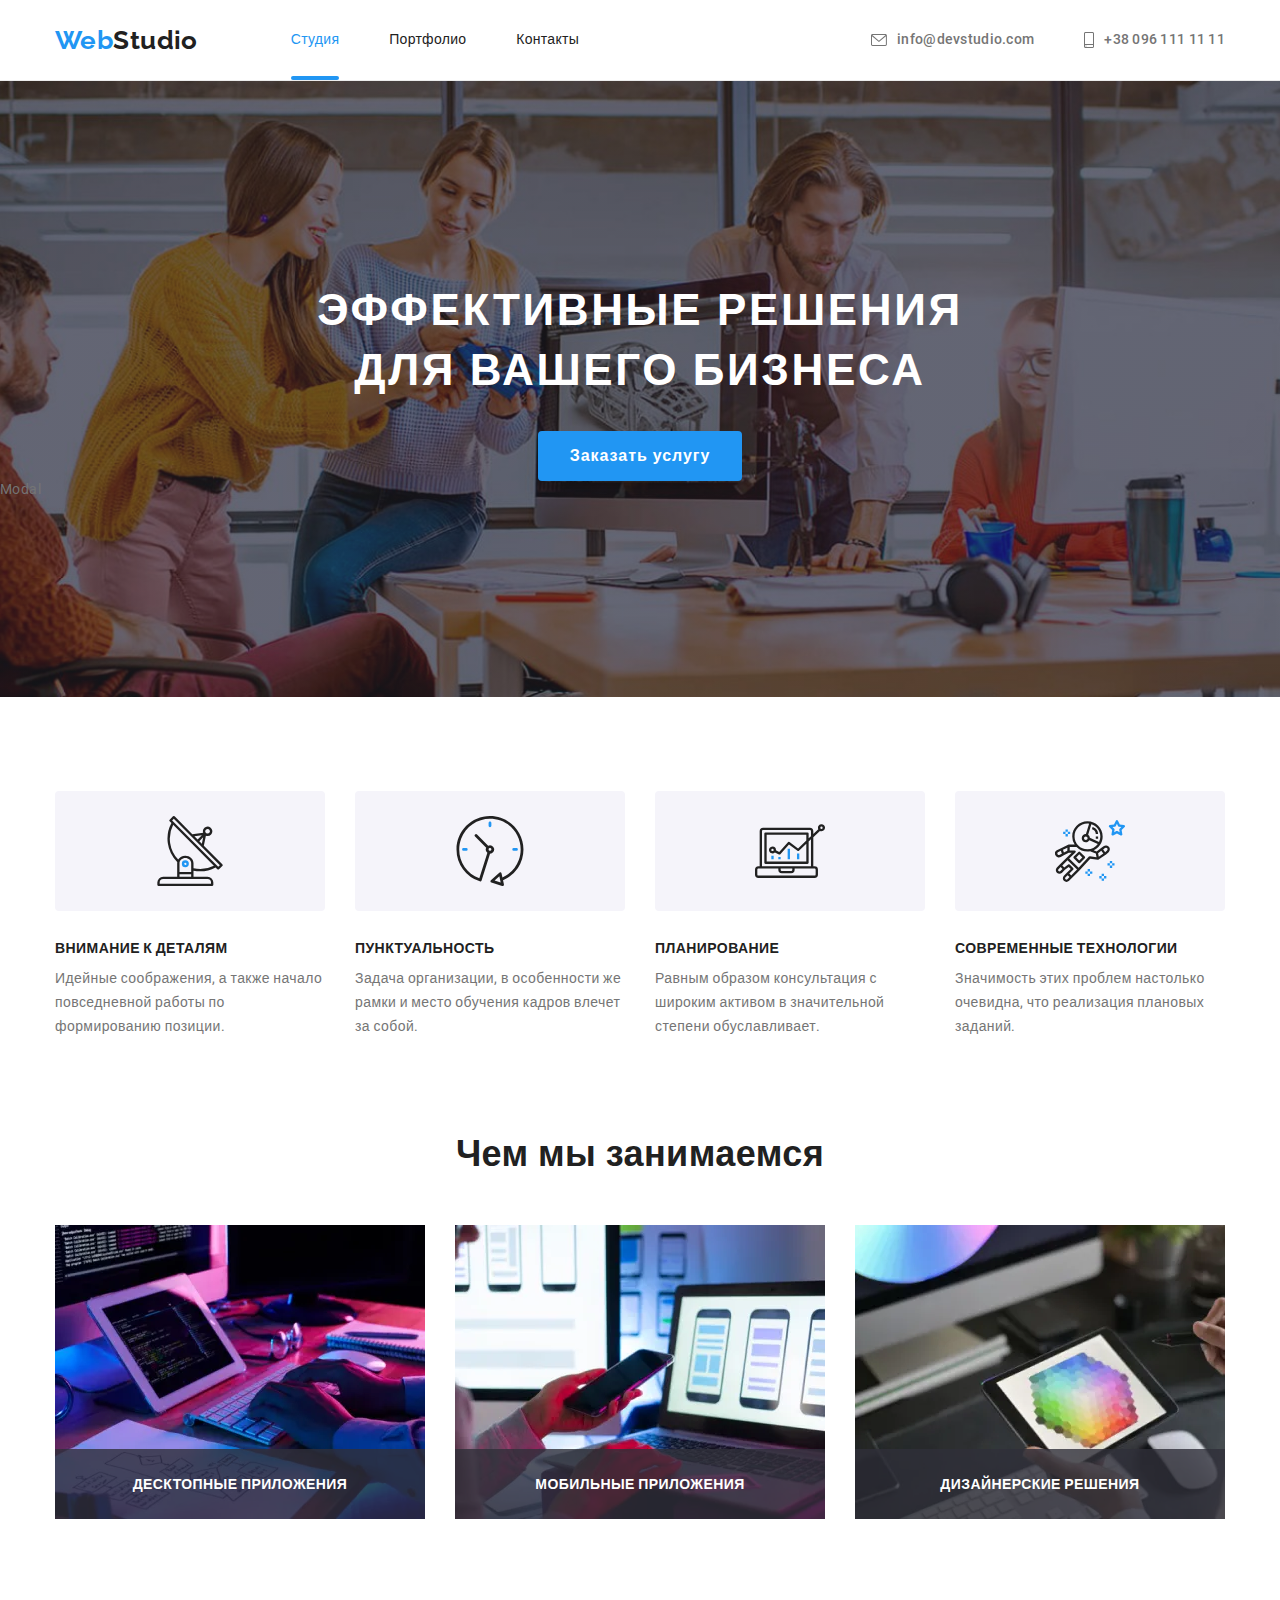
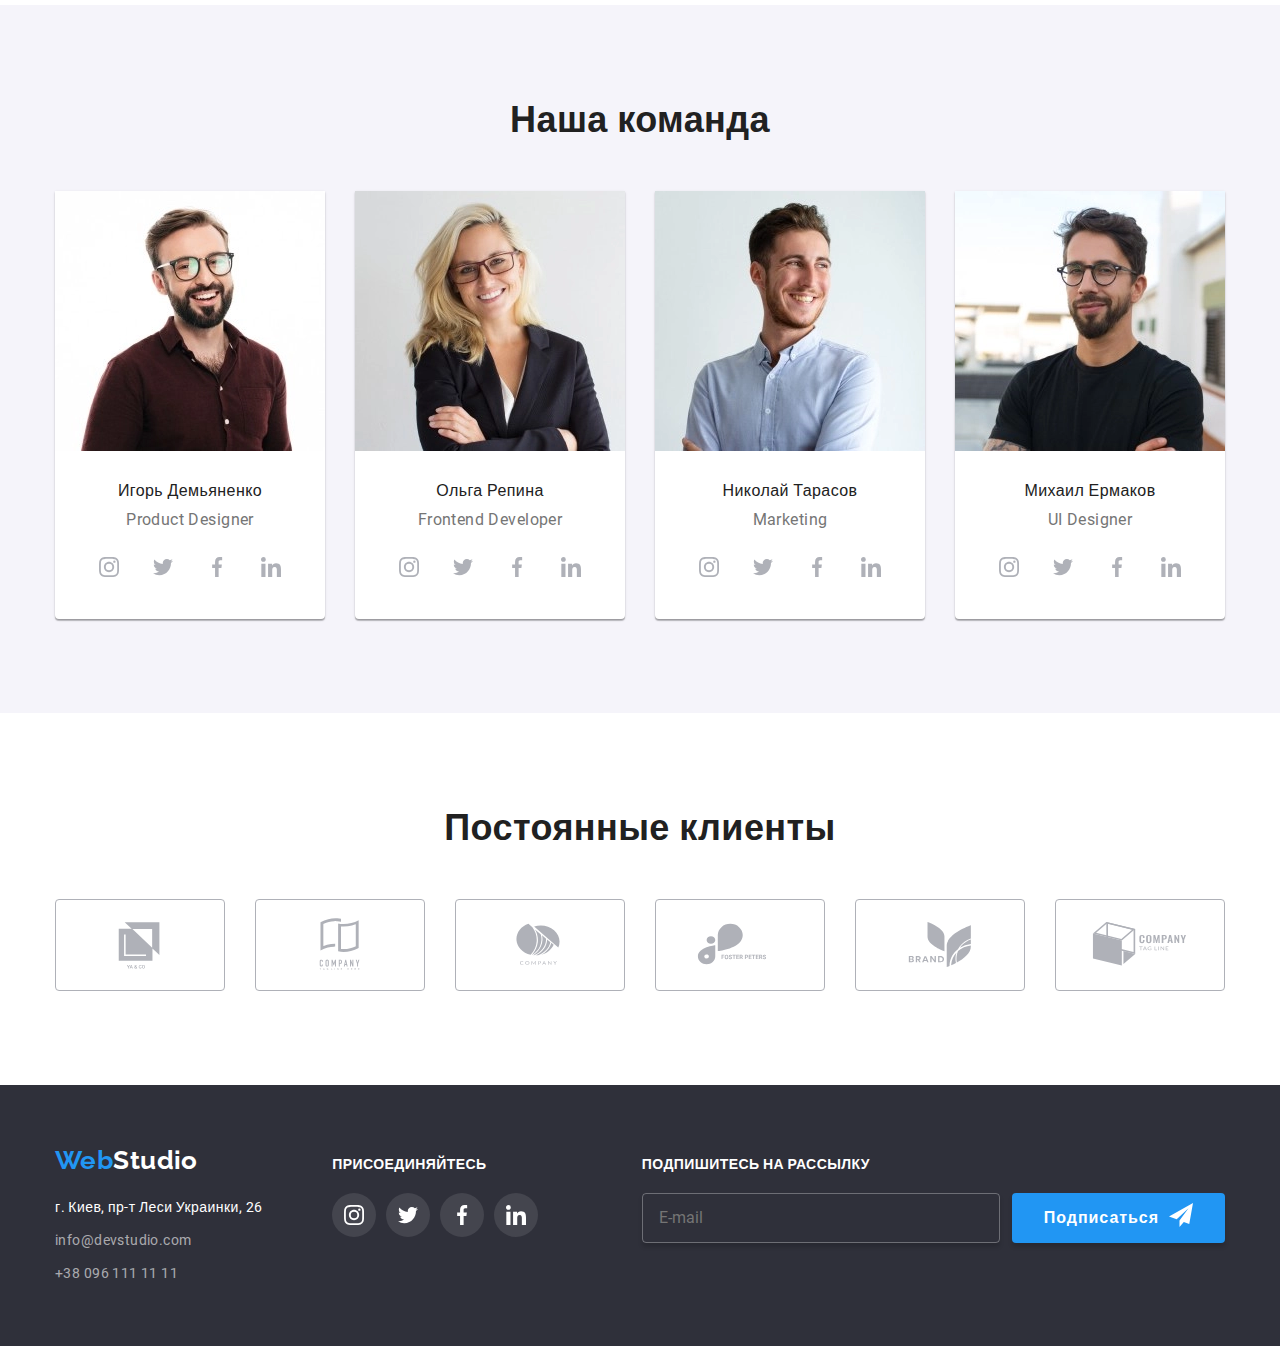
<file: index.html>
<!DOCTYPE html>
<html lang="ru">
  <head>
    <meta charset="UTF-8" />
    <meta http-equiv="X-UA-Compatible" content="IE=edge" />
    <meta name="viewport" content="width=device-width, initial-scale=1.0" />
    <title>Студия</title>
    <link rel="preconnect" href="https://fonts.googleapis.com" />
    <link rel="preconnect" href="https://fonts.gstatic.com" crossorigin />
    <link
      href="https://fonts.googleapis.com/css2?family=Raleway:wght@700&family=Roboto:wght@400;500;700;900&display=swap"
      rel="stylesheet"
    />
    <link rel="stylesheet" href="./css/main.min.css" />
  </head>

  <body>
    <header class="header">
      <div class="container header__container">
        <a class="logo header__logo link" href="./index.html"
          ><span class="logo--accent">Web</span>Studio</a
        >

        <button class="mobile-menu__btn" aria-label="Кнопка меню" type="button" data-menu-button>
          <svg class="mobile-menu__icon" width="24" height="16">
            <use
              class="mobile-menu__burger"
              aria-expanded="false"
              aria-controls="mobile-menu"
              href="./images/sprite.svg#burger"
            ></use>
            <use class="mobile-menu__close" href="./images/sprite.svg#close"></use>
          </svg>
        </button>

        <div class="mobile-menu" id="mobile-menu" data-menu>
          <ul class="mobile-menu__nav">
            <li class="mobile-menu__item list">
              <a class="mobile-menu__link link mobile-menu__current" href="./index.html">Студия</a>
            </li>
            <li class="mobile-menu__item list">
              <a class="mobile-menu__link link" href="./portfolio.html">Портфолио</a>
            </li>
            <li class="mobile-menu__item list">
              <a class="mobile-menu__link link" href="#">Контакты</a>
            </li>
          </ul>
          <ul class="list mobile-menu__contacts">
            <li class="mobile-menu__contact">
              <a class="link" href="tel:+380961111111">+38 096 111 11 11</a>
            </li>
            <li class="mobile-menu__contact">
              <a class="link" href="mailto:info@devstudio.com">info@devstudio.com</a>
            </li>
          </ul>
          <ul class="list mobile-menu__socials">
            <li class="mobile-menu__social">
              <a class="link" href="#" target="_blank" rel="noopener noreferrer">Instagram </a>
            </li>
            <li class="mobile-menu__social">
              <a class="link" href="#" target="_blank" rel="noopener noreferrer">Twitter</a>
            </li>
            <li class="mobile-menu__social">
              <a class="link" href="#" target="_blank" rel="noopener noreferrer">Facebook</a>
            </li>
            <li class="mobile-menu__social">
              <a class="link" href="#" target="_blank" rel="noopener noreferrer">LinkedIn</a>
            </li>
          </ul>
        </div>

        <nav class="site-nav">
          <ul class="list site-nav__list">
            <li class="site-nav__item">
              <a class="site-nav__link link site-nav__current" href="./index.html">Студия</a>
            </li>
            <li class="site-nav__item">
              <a class="site-nav__link link" href="./portfolio.html">Портфолио</a>
            </li>
            <li class="site-nav__item"><a class="site-nav__link link" href="#">Контакты</a></li>
          </ul>
        </nav>

        <ul class="list contacts">
          <li class="contacts__item">
            <a class="contact link" href="mailto:info@devstudio.com">
              <svg class="contact__icon contact__mail">
                <use href="./images/sprite.svg#envelope"></use>
              </svg>
              info@devstudio.com</a
            >
          </li>
          <li class="contacts__item">
            <a class="contact link" href="tel:+380961111111">
              <svg class="contact__icon contact__phone">
                <use href="./images/sprite.svg#smartphone"></use>
              </svg>
              +38 096 111 11 11</a
            >
          </li>
        </ul>
      </div>
    </header>

    <main>
      <!-- Hero -->
      <section class="hero">
        <div class="container">
          <h1 class="hero__title">Эффективные решения для вашего бизнеса</h1>
          <button class="button hero__button" type="button" data-modal-open>Заказать услугу</button>
        </div>

        Modal
        <div class="backdrop is-hidden" data-modal>
          <div class="modal">
            <button
              class="close-btn"
              aria-label="Кнопка закрытия меню заказа"
              type="button"
              data-modal-close
            >
              <svg class="close-btn__icon">
                <use href="./images/sprite.svg#cros"></use>
              </svg>
            </button>
            <p class="modal__title">Оставьте свои данные, мы вам перезвоним</p>
            <form class="modal__form" name="modal-form" autocomplete="on">
              <label class="modal-label">
                <span class="modal-label__desc">Имя</span>
                <input class="modal-label__input" type="text" name="name" required />
                <svg class="modal-label__icon">
                  <use href="./images/sprite.svg#person"></use>
                </svg>
              </label>
              <label class="modal-label">
                <span class="modal-label__desc">Телефон</span>
                <input class="modal-label__input" type="tel" name="phone" required />
                <svg class="modal-label__icon">
                  <use href="./images/sprite.svg#phone"></use>
                </svg>
              </label>
              <label class="modal-label">
                <span class="modal-label__desc">Почта</span>
                <input class="modal-label__input" type="email" name="email" required />
                <svg class="modal-label__icon">
                  <use href="./images/sprite.svg#email"></use>
                </svg>
              </label>
              <label class="modal-label__textarea">
                <span class="modal-label__desc">Комментарий</span>
                <textarea
                  class="modal-textarea"
                  name="comments"
                  placeholder="Введите текст"
                ></textarea>
              </label>
              <label class="agreement">
                <input
                  class="checkbox visually-hidden"
                  type="checkbox"
                  name="agreement"
                  value="agreement"
                  required
                />
                <span class="checkbox__custom">
                  <svg class="checkbox__icon">
                    <use class="checkbox__icon--on" href="./images/sprite.svg#check"></use>
                    <use class="checkbox__icon--off" href="./images/sprite.svg#check-black"></use>
                  </svg>
                </span>
                <span class="agreement__text">
                  <span class="agreement__text--no-select">Соглашаюсь с рассылкой и принимаю</span>
                  <a class="agreement-link" href="#">Условия договора</a>
                </span>
              </label>
              <button class="button modal__btn" type="submit">Отправить</button>
            </form>
          </div>
        </div>
      </section>

      <!-- Our advantages -->
      <section class="section">
        <h2 class="title-section visually-hidden">Our advantages</h2>
        <ul class="list advantages container">
          <li class="advantages__items">
            <div class="advantages__icon">
              <svg width="70px" height="70px">
                <use href="./images/sprite.svg#antenna"></use>
              </svg>
            </div>
            <h3 class="advantages__title">Внимание к деталям</h3>
            <p class="advantages__text">
              Идейные соображения, а также начало повседневной работы по формированию позиции.
            </p>
          </li>
          <li class="advantages__items">
            <div class="advantages__icon">
              <svg width="70px" height="70px">
                <use href="./images/sprite.svg#clock"></use>
              </svg>
            </div>
            <h3 class="advantages__title">Пунктуальность</h3>
            <p class="advantages__text">
              Задача организации, в особенности же рамки и место обучения кадров влечет за собой.
            </p>
          </li>
          <li class="advantages__items">
            <div class="advantages__icon">
              <svg width="70px" height="70px">
                <use href="./images/sprite.svg#diagram"></use>
              </svg>
            </div>
            <h3 class="advantages__title">Планирование</h3>
            <p class="advantages__text">
              Равным образом консультация с широким активом в значительной степени обуславливает.
            </p>
          </li>
          <li class="advantages__items">
            <div class="advantages__icon">
              <svg width="70px" height="70px">
                <use href="./images/sprite.svg#astronaut"></use>
              </svg>
            </div>
            <h3 class="advantages__title">Современные технологии</h3>
            <p class="advantages__text">
              Значимость этих проблем настолько очевидна, что реализация плановых заданий.
            </p>
          </li>
        </ul>
      </section>

      <!-- What are we doing -->
      <section class="we-doing">
        <div class="container">
          <h2 class="title-section">Чем мы занимаемся</h2>
          <ul class="list we-doing__list card-set">
            <li class="we-doing__items card-set__item">
              <div class="we-doing__tumb">
                <picture>
                  <source
                    srcset="
                      ./images/studio/work/work-1.webp    1x,
                      ./images/studio/work/work-1@2x.webp 2x
                    "
                    type="image/webp"
                  />
                  <source
                    srcset="
                      ./images/studio/work/work-1.jpg    1x,
                      ./images/studio/work/work-1@2x.jpg 2x
                    "
                    type="image/jpg"
                  />
                  <img src="./images/studio/work/work-1.jpg" alt="Пишем программы" width="370" />
                </picture>
                <p class="we-doing__desc-pic">Десктопные приложения</p>
              </div>
            </li>
            <li class="we-doing__items card-set__item">
              <div class="we-doing__tumb">
                <picture>
                  <source
                    srcset="
                      ./images/studio/work/work-2.webp    1x,
                      ./images/studio/work/work-2@2x.webp 2x
                    "
                    type="image/webp"
                  />
                  <source
                    srcset="
                      ./images/studio/work/work-2.jpg    1x,
                      ./images/studio/work/work-2@2x.jpg 2x
                    "
                    type="image/jpg"
                  />
                  <img
                    src="./images/studio/work/work-2.jpg"
                    alt="Пишем приложения на смартфон"
                    width="370"
                  />
                </picture>
                <p class="we-doing__desc-pic">Мобильные приложения</p>
              </div>
            </li>
            <li class="we-doing__items card-set__item">
              <div class="we-doing__tumb">
                <picture>
                  <source
                    srcset="
                      ./images/studio/work/work-3.webp    1x,
                      ./images/studio/work/work-3@2x.webp 2x
                    "
                    type="image/webp"
                  />
                  <source
                    srcset="
                      ./images/studio/work/work-3.jpg    1x,
                      ./images/studio/work/work-3@2x.jpg 2x
                    "
                    type="image/jpg"
                  />
                  <img src="./images/studio/work/work-3.jpg" alt="Дизайн сайтов" width="370" />
                </picture>
                <p class="we-doing__desc-pic">Дизайнерские решения</p>
              </div>
            </li>
          </ul>
        </div>
      </section>

      <!-- Our team -->
      <section class="section team">
        <div class="container">
          <h2 class="title-section">Наша команда</h2>
          <ul class="list team__list card-set">
            <li class="team__fon-foto card-set__item">
              <picture>
                <source
                  media="(min-width: 1200px)"
                  srcset="
                    ./images/studio/team/team-1_lg.webp    1x,
                    ./images/studio/team/team-1_lg@2x.webp 2x
                  "
                  type="image/webp"
                />
                <source
                  media="(min-width: 1200px)"
                  srcset="
                    ./images/studio/team/team-1_lg.jpg    1x,
                    ./images/studio/team/team-1_lg@2x.jpg 2x
                  "
                  type="image/jpg"
                />
                <source
                  media="(min-width: 768px)"
                  srcset="
                    ./images/studio/team/team-1_md.webp    1x,
                    ./images/studio/team/team-1_md@2x.webp 2x
                  "
                  type="image/webp"
                />
                <source
                  media="(min-width: 768px)"
                  srcset="
                    ./images/studio/team/team-1_md.jpg    1x,
                    ./images/studio/team/team-1_md@2x.jpg 2x
                  "
                  type="image/jpg"
                />
                <source
                  media="(max-width: 767px)"
                  srcset="
                    ./images/studio/team/team-1_sm.webp    1x,
                    ./images/studio/team/team-1_sm@2x.webp 2x
                  "
                  type="image/webp"
                />
                <source
                  media="(max-width: 767px)"
                  srcset="
                    ./images/studio/team/team-1_sm.jpg    1x,
                    ./images/studio/team/team-1_sm@2x.jpg 2x
                  "
                  type="image/jpg"
                />
                <img
                  src="./images/studio/team/team-1_sm.jpg"
                  alt="Продукт менеджер"
                  width="450"
                  height="460"
                />
              </picture>

              <div class="team__card">
                <h3 class="team__name">Игорь Демьяненко</h3>
                <p lang="en" class="team__profession">Product Designer</p>
                <ul class="list social">
                  <li class="social__item">
                    <a
                      class="link social__link social__link--light"
                      href="#"
                      target="_blank"
                      rel="noopener norefeffer"
                      aria-label="instagram"
                    >
                      <svg class="social__icon">
                        <use href="./images/sprite.svg#instagram"></use>
                      </svg>
                    </a>
                  </li>
                  <li class="social__item">
                    <a
                      class="link social__link social__link--light"
                      href="#"
                      target="_blank"
                      rel="noopener norefeffer"
                      aria-label="twitter"
                    >
                      <svg class="social__icon">
                        <use href="./images/sprite.svg#twitter"></use>
                      </svg>
                    </a>
                  </li>
                  <li class="social__item">
                    <a
                      class="link social__link social__link--light"
                      href="#"
                      target="_blank"
                      rel="noopener norefeffer"
                      aria-label="facebook"
                    >
                      <svg class="social__icon">
                        <use href="./images/sprite.svg#facebook"></use>
                      </svg>
                    </a>
                  </li>
                  <li class="social__item">
                    <a
                      class="link social__link social__link--light"
                      href="#"
                      target="_blank"
                      rel="noopener norefeffer"
                      aria-label="linkedin"
                    >
                      <svg class="social__icon">
                        <use href="./images/sprite.svg#linkedin"></use>
                      </svg>
                    </a>
                  </li>
                </ul>
              </div>
            </li>
            <li class="team__fon-foto card-set__item">
              <picture>
                <source
                  media="(min-width: 1200px)"
                  srcset="
                    ./images/studio/team/team-2_lg.webp    1x,
                    ./images/studio/team/team-2_lg@2x.webp 2x
                  "
                  type="image/webp"
                />
                <source
                  media="(min-width: 1200px)"
                  srcset="
                    ./images/studio/team/team-2_lg.jpg    1x,
                    ./images/studio/team/team-2_lg@2x.jpg 2x
                  "
                  type="image/jpg"
                />
                <source
                  media="(min-width: 768px)"
                  srcset="
                    ./images/studio/team/team-2_md.webp    1x,
                    ./images/studio/team/team-2_md@2x.webp 2x
                  "
                  type="image/webp"
                />
                <source
                  media="(min-width: 768px)"
                  srcset="
                    ./images/studio/team/team-2_md.jpg    1x,
                    ./images/studio/team/team-2_md@2x.jpg 2x
                  "
                  type="image/jpg"
                />
                <source
                  media="(max-width: 767px)"
                  srcset="
                    ./images/studio/team/team-2_sm.webp    1x,
                    ./images/studio/team/team-2_sm@2x.webp 2x
                  "
                  type="image/webp"
                />
                <source
                  media="(max-width: 767px)"
                  srcset="
                    ./images/studio/team/team-2_sm.jpg    1x,
                    ./images/studio/team/team-2_sm@2x.jpg 2x
                  "
                  type="image/jpg"
                />
                <img
                  src="./images/studio/team/team-2_sm.jpg"
                  alt="Продукт менеджер"
                  width="450"
                  height="460"
                />
              </picture>
              <div class="team__card">
                <h3 class="team__name">Ольга Репина</h3>
                <p lang="en" class="team__profession">Frontend Developer</p>
                <ul class="list social">
                  <li class="social__item">
                    <a
                      class="link social__link social__link--light"
                      href="#"
                      target="_blank"
                      rel="noopener norefeffer"
                      aria-label="instagram"
                    >
                      <svg class="social__icon">
                        <use href="./images/sprite.svg#instagram"></use>
                      </svg>
                    </a>
                  </li>
                  <li class="social__item">
                    <a
                      class="link social__link social__link--light"
                      href="#"
                      target="_blank"
                      rel="noopener norefeffer"
                      aria-label="twitter"
                    >
                      <svg class="social__icon">
                        <use href="./images/sprite.svg#twitter"></use>
                      </svg>
                    </a>
                  </li>
                  <li class="social__item">
                    <a
                      class="link social__link social__link--light"
                      href="#"
                      target="_blank"
                      rel="noopener norefeffer"
                      aria-label="facebook"
                    >
                      <svg class="social__icon">
                        <use href="./images/sprite.svg#facebook"></use>
                      </svg>
                    </a>
                  </li>
                  <li class="social__item">
                    <a
                      class="link social__link social__link--light"
                      href="#"
                      target="_blank"
                      rel="noopener norefeffer"
                      aria-label="linkedin"
                    >
                      <svg class="social__icon">
                        <use href="./images/sprite.svg#linkedin"></use>
                      </svg>
                    </a>
                  </li>
                </ul>
              </div>
            </li>
            <li class="team__fon-foto card-set__item">
              <picture>
                <source
                  media="(min-width: 1200px)"
                  srcset="
                    ./images/studio/team/team-3_lg.webp    1x,
                    ./images/studio/team/team-3_lg@2x.webp 2x
                  "
                  type="image/webp"
                />
                <source
                  media="(min-width: 1200px)"
                  srcset="
                    ./images/studio/team/team-3_lg.jpg    1x,
                    ./images/studio/team/team-3_lg@2x.jpg 2x
                  "
                  type="image/jpg"
                />
                <source
                  media="(min-width: 768px)"
                  srcset="
                    ./images/studio/team/team-3_md.webp    1x,
                    ./images/studio/team/team-3_md@2x.webp 2x
                  "
                  type="image/webp"
                />
                <source
                  media="(min-width: 768px)"
                  srcset="
                    ./images/studio/team/team-3_md.jpg    1x,
                    ./images/studio/team/team-3_md@2x.jpg 2x
                  "
                  type="image/jpg"
                />
                <source
                  media="(max-width: 767px)"
                  srcset="
                    ./images/studio/team/team-3_sm.webp    1x,
                    ./images/studio/team/team-3_sm@2x.webp 2x
                  "
                  type="image/webp"
                />
                <source
                  media="(max-width: 767px)"
                  srcset="
                    ./images/studio/team/team-3_sm.jpg    1x,
                    ./images/studio/team/team-3_sm@2x.jpg 2x
                  "
                  type="image/jpg"
                />
                <img
                  src="./images/studio/team/team-3_sm.jpg"
                  alt="Продукт менеджер"
                  width="450"
                  height="460"
                />
              </picture>
              <div class="team__card">
                <h3 class="team__name">Николай Тарасов</h3>
                <p lang="en" class="team__profession">Marketing</p>
                <ul class="list social">
                  <li class="social__item">
                    <a
                      class="link social__link social__link--light"
                      href="#"
                      target="_blank"
                      rel="noopener norefeffer"
                      aria-label="instagram"
                    >
                      <svg class="social__icon">
                        <use href="./images/sprite.svg#instagram"></use>
                      </svg>
                    </a>
                  </li>
                  <li class="social__item">
                    <a
                      class="link social__link social__link--light"
                      href="#"
                      target="_blank"
                      rel="noopener norefeffer"
                      aria-label="twitter"
                    >
                      <svg class="social__icon">
                        <use href="./images/sprite.svg#twitter"></use>
                      </svg>
                    </a>
                  </li>
                  <li class="social__item">
                    <a
                      class="link social__link social__link--light"
                      href="#"
                      target="_blank"
                      rel="noopener norefeffer"
                      aria-label="facebook"
                    >
                      <svg class="social__icon">
                        <use href="./images/sprite.svg#facebook"></use>
                      </svg>
                    </a>
                  </li>
                  <li class="social__item">
                    <a
                      class="link social__link social__link--light"
                      href="#"
                      target="_blank"
                      rel="noopener norefeffer"
                      aria-label="linkedin"
                    >
                      <svg class="social__icon">
                        <use href="./images/sprite.svg#linkedin"></use>
                      </svg>
                    </a>
                  </li>
                </ul>
              </div>
            </li>
            <li class="team__fon-foto card-set__item">
              <picture>
                <source
                  media="(min-width: 1200px)"
                  srcset="
                    ./images/studio/team/team-4_lg.webp    1x,
                    ./images/studio/team/team-4_lg@2x.webp 2x
                  "
                  type="image/webp"
                />
                <source
                  media="(min-width: 1200px)"
                  srcset="
                    ./images/studio/team/team-4_lg.jpg    1x,
                    ./images/studio/team/team-4_lg@2x.jpg 2x
                  "
                  type="image/jpg"
                />
                <source
                  media="(min-width: 768px)"
                  srcset="
                    ./images/studio/team/team-4_md.webp    1x,
                    ./images/studio/team/team-4_md@2x.webp 2x
                  "
                  type="image/webp"
                />
                <source
                  media="(min-width: 768px)"
                  srcset="
                    ./images/studio/team/team-4_md.jpg    1x,
                    ./images/studio/team/team-4_md@2x.jpg 2x
                  "
                  type="image/jpg"
                />
                <source
                  media="(max-width: 767px)"
                  srcset="
                    ./images/studio/team/team-1_sm.webp    1x,
                    ./images/studio/team/team-1_sm@2x.webp 2x
                  "
                  type="image/webp"
                />
                <source
                  media="(max-width: 767px)"
                  srcset="
                    ./images/studio/team/team-4_sm.jpg    1x,
                    ./images/studio/team/team-4_sm@2x.jpg 2x
                  "
                  type="image/jpg"
                />
                <img
                  src="./images/studio/team/team-4_sm.jpg"
                  alt="Продукт менеджер"
                  width="450"
                  height="460"
                />
              </picture>
              <div class="team__card">
                <h3 class="team__name">Михаил Ермаков</h3>
                <p lang="en" class="team__profession">UI Designer</p>
                <ul class="list social">
                  <li class="social__item">
                    <a
                      class="link social__link social__link--light"
                      href="#"
                      target="_blank"
                      rel="noopener norefeffer"
                      aria-label="instagram"
                    >
                      <svg class="social__icon">
                        <use href="./images/sprite.svg#instagram"></use>
                      </svg>
                    </a>
                  </li>
                  <li class="social__item">
                    <a
                      class="link social__link social__link--light"
                      href="#"
                      target="_blank"
                      rel="noopener norefeffer"
                      aria-label="twitter"
                    >
                      <svg class="social__icon">
                        <use href="./images/sprite.svg#twitter"></use>
                      </svg>
                    </a>
                  </li>
                  <li class="social__item">
                    <a
                      class="link social__link social__link--light"
                      href="#"
                      target="_blank"
                      rel="noopener norefeffer"
                      aria-label="facebook"
                    >
                      <svg class="social__icon">
                        <use href="./images/sprite.svg#facebook"></use>
                      </svg>
                    </a>
                  </li>
                  <li class="social__item">
                    <a
                      class="link social__link social__link--light"
                      href="#"
                      target="_blank"
                      rel="noopener norefeffer"
                      aria-label="linkedin"
                    >
                      <svg class="social__icon">
                        <use href="./images/sprite.svg#linkedin"></use>
                      </svg>
                    </a>
                  </li>
                </ul>
              </div>
            </li>
          </ul>
        </div>
      </section>

      <!-- Regular client -->

      <section class="section">
        <div class="container">
          <h2 class="title-section">Постоянные клиенты</h2>
          <ul class="list client">
            <li class="client__item">
              <a class="link client__link" aria-label="company-1" href="#">
                <svg class="client__icon">
                  <use href="./images/sprite.svg#company1"></use>
                </svg>
              </a>
            </li>
            <li class="client__item">
              <a class="link client__link" aria-label="company-2" href="#">
                <svg class="client__icon">
                  <use href="./images/sprite.svg#company2"></use>
                </svg>
              </a>
            </li>
            <li class="client__item">
              <a class="link client__link" aria-label="company-3" href="#">
                <svg class="client__icon">
                  <use href="./images/sprite.svg#company3"></use>
                </svg>
              </a>
            </li>
            <li class="client__item">
              <a class="link client__link" aria-label="company-4" href="#">
                <svg class="client__icon">
                  <use href="./images/sprite.svg#company4"></use>
                </svg>
              </a>
            </li>
            <li class="client__item">
              <a class="link client__link" aria-label="company-5" href="#">
                <svg class="client__icon">
                  <use href="./images/sprite.svg#company5"></use>
                </svg>
              </a>
            </li>
            <li class="client__item">
              <a class="link client__link" aria-label="company-6" href="#">
                <svg class="client__icon">
                  <use href="./images/sprite.svg#company6"></use>
                </svg>
              </a>
            </li>
          </ul>
        </div>
      </section>
    </main>

    <footer class="footer">
      <div class="container footer__container">
        <div class="footer__box">
          <div class="footer__content">
            <a class="logo footer__logo logo--light link" href="./index.html"
              ><span class="logo--accent">Web</span>Studio</a
            >
            <address class="addres">
              <ul class="list addres__list">
                <li class="addres__item">
                  <a
                    class="addres__map link"
                    href="https://goo.gl/maps/GdpmpZJEUeGdeqx7A"
                    target="_blank"
                    rel="noopener noreferrer"
                    >г. Киев, пр-т Леси Украинки, 26</a
                  >
                </li>
                <li class="addres__item">
                  <a class="addres__contacts link" href="mailto:info@devstudio.com"
                    >info@devstudio.com</a
                  >
                </li>
                <li class="addres__item">
                  <a class="addres__contacts link" href="tel:+380961111111">+38 096 111 11 11</a>
                </li>
              </ul>
            </address>
          </div>
          <div class="footer__social">
            <p class="call footer__call"><strong class="call__strong">присоединяйтесь</strong></p>
            <ul class="list social">
              <li class="social__item">
                <a
                  class="link social__link social__link--dark"
                  href="#"
                  target="_blank"
                  rel="noopener noreferrer"
                  aria-label="instagram"
                >
                  <svg class="social__icon">
                    <use href="./images/sprite.svg#instagram"></use>
                  </svg>
                </a>
              </li>
              <li class="social__item">
                <a
                  class="link social__link social__link--dark"
                  href="#"
                  target="_blank"
                  rel="noopener noreferrer"
                  aria-label="twitter"
                >
                  <svg class="social__icon">
                    <use href="./images/sprite.svg#twitter"></use>
                  </svg>
                </a>
              </li>
              <li class="social__item">
                <a
                  class="link social__link social__link--dark"
                  href="#"
                  target="_blank"
                  rel="noopener noreferrer"
                  aria-label="facebook"
                >
                  <svg class="social__icon">
                    <use href="./images/sprite.svg#facebook"></use>
                  </svg>
                </a>
              </li>
              <li class="social__item">
                <a
                  class="link social__link social__link--dark"
                  href="#"
                  target="_blank"
                  rel="noopener noreferrer"
                  aria-label="linkedin"
                >
                  <svg class="social__icon">
                    <use href="./images/sprite.svg#linkedin"></use>
                  </svg>
                </a>
              </li>
            </ul>
          </div>
        </div>
        <form class="mailing-form" name="mailing-form">
          <p class="call mailing-form__call">
            <strong class="call__strong">Подпишитесь на рассылку</strong>
          </p>
          <div class="mailing-form__blok">
            <label class="mailing-form__label">
              <input
                class="mailing-form__input"
                type="email"
                name="mailing"
                placeholder="E-mail"
                required
              />
            </label>
            <button class="button footer__button" type="submit">
              <span class="button__desc">Подписаться</span>
              <svg class="button__icon">
                <use href="./images/sprite.svg#send"></use>
              </svg>
            </button>
          </div>
        </form>
      </div>
    </footer>

    <script src="./js/modal.js"></script>
    <script src="./js/mobile-menu.js"></script>
  </body>
</html>
</file>
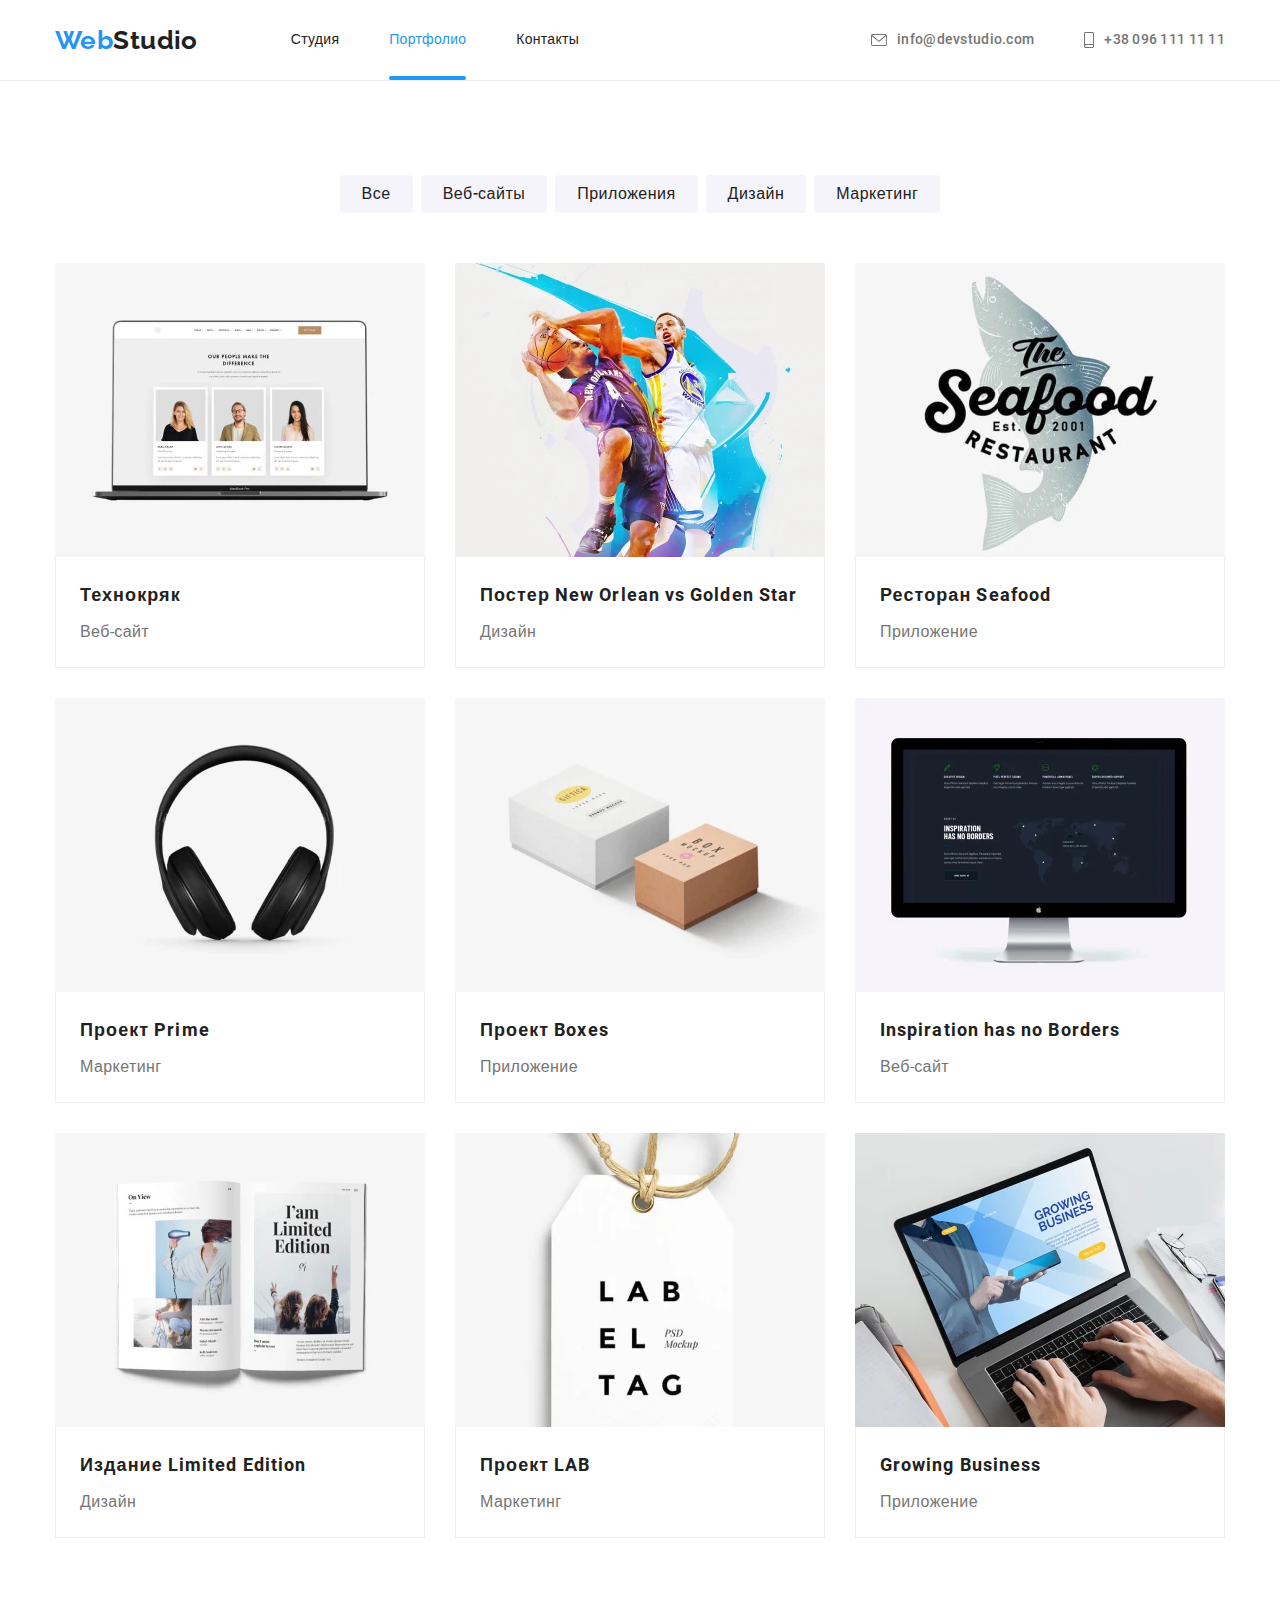
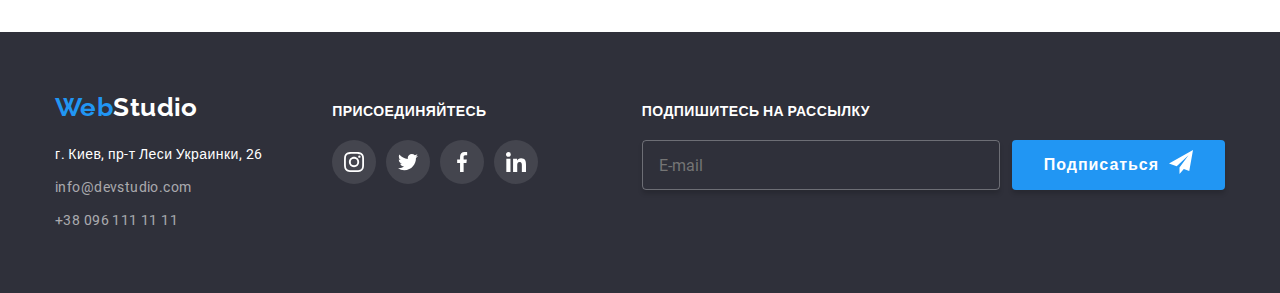
<file: portfolio.html>
<!DOCTYPE html>
<html lang="ru">
  <head>
    <meta charset="UTF-8" />
    <meta http-equiv="X-UA-Compatible" content="IE=edge" />
    <meta name="viewport" content="width=device-width, initial-scale=1.0" />
    <title>Портфолио</title>
    <link rel="preconnect" href="https://fonts.googleapis.com" />
    <link rel="preconnect" href="https://fonts.gstatic.com" crossorigin />
    <link
      href="https://fonts.googleapis.com/css2?family=Raleway:wght@700&family=Roboto:wght@400;500;700;900&display=swap"
      rel="stylesheet"
    />
    <link rel="stylesheet" href="./css/main.min.css" />
  </head>
  <body>
    <header class="header">
      <div class="container header__container">
        <a class="logo header__logo link" href="./index.html"
          ><span class="logo--accent">Web</span>Studio</a
        >

        <button class="mobile-menu__btn" aria-label="Кнопка меню" type="button" data-menu-button>
          <svg class="mobile-menu__icon" width="24" height="16">
            <use class="mobile-menu__burger" href="./images/sprite.svg#burger"></use>
            <use class="mobile-menu__close" href="./images/sprite.svg#close"></use>
          </svg>
        </button>

        <div class="mobile-menu" data-menu>
          <ul class="mobile-menu__nav">
            <li class="mobile-menu__item list">
              <a class="mobile-menu__link link" href="./index.html">Студия</a>
            </li>
            <li class="mobile-menu__item list">
              <a class="mobile-menu__link link mobile-menu__current" href="./portfolio.html"
                >Портфолио</a
              >
            </li>
            <li class="mobile-menu__item list">
              <a class="mobile-menu__link link" href="#">Контакты</a>
            </li>
          </ul>
          <ul class="list mobile-menu__contacts">
            <li class="mobile-menu__contact">
              <a class="link" href="tel:+380961111111">+38 096 111 11 11</a>
            </li>
            <li class="mobile-menu__contact">
              <a class="link" href="mailto:info@devstudio.com">info@devstudio.com</a>
            </li>
          </ul>
          <ul class="list mobile-menu__socials">
            <li class="mobile-menu__social">
              <a class="link" href="#" target="_blank" rel="noopener noreferrer">Instagram </a>
            </li>
            <li class="mobile-menu__social">
              <a class="link" href="#" target="_blank" rel="noopener noreferrer">Twitter</a>
            </li>
            <li class="mobile-menu__social">
              <a class="link" href="#" target="_blank" rel="noopener noreferrer">Facebook</a>
            </li>
            <li class="mobile-menu__social">
              <a class="link" href="#" target="_blank" rel="noopener noreferrer">LinkedIn</a>
            </li>
          </ul>
        </div>

        <nav class="site-nav">
          <ul class="list site-nav__list">
            <li class="site-nav__item">
              <a class="site-nav__link link" href="./index.html">Студия</a>
            </li>
            <li class="site-nav__item">
              <a class="site-nav__link link site-nav__current" href="./portfolio.html">Портфолио</a>
            </li>
            <li class="site-nav__item"><a class="site-nav__link link" href="#">Контакты</a></li>
          </ul>
        </nav>

        <ul class="list contacts">
          <li class="contacts__item">
            <a class="contact link" href="mailto:info@devstudio.com">
              <svg class="contact__icon contact__mail">
                <use href="./images/sprite.svg#envelope"></use>
              </svg>
              info@devstudio.com</a
            >
          </li>
          <li class="contacts__item">
            <a class="contact link" href="tel:+380961111111">
              <svg class="contact__icon contact__phone">
                <use href="./images/sprite.svg#smartphone"></use>
              </svg>
              +38 096 111 11 11</a
            >
          </li>
        </ul>
      </div>
    </header>

    <main class="section">
      <section class="container">
        <h1 class="visually-hidden">Наши работы</h1>

        <!-- Filters button -->
        <ul class="list filter">
          <li class="filter__items"><button type="button" class="filter__button">Все</button></li>
          <li class="filter__items">
            <button type="button" class="filter__button">Веб-сайты</button>
          </li>
          <li class="filter__items">
            <button type="button" class="filter__button">Приложения</button>
          </li>
          <li class="filter__items">
            <button type="button" class="filter__button">Дизайн</button>
          </li>
          <li class="filter__items">
            <button type="button" class="filter__button">Маркетинг</button>
          </li>
        </ul>

        <!-- Works -->
        <ul class="list works card-set">
          <li class="works__item card-set__item">
            <a class="link work-card" href="#" target="_blank" rel="noopener noreferrer">
              <div class="card-overlay">
                <picture>
                  <source
                    media="(min-width: 1200px)"
                    srcset="
                      ./images/portfolio/portfolio-1_lg.webp    1x,
                      ./images/portfolio/portfolio-1_lg@2x.webp 2x
                    "
                    type="image/webp"
                  />
                  <source
                    media="(min-width: 1200px)"
                    srcset="
                      ./images/portfolio/portfolio-1_lg.jpg    1x,
                      ./images/portfolio/portfolio-1_lg@2x.jpg 2x
                    "
                    type="image/jpg"
                  />
                  <source
                    media="(min-width: 768px)"
                    srcset="
                      ./images/portfolio/portfolio-1_md.webp    1x,
                      ./images/portfolio/portfolio-1_md@2x.webp 2x
                    "
                    type="image/webp"
                  />
                  <source
                    media="(min-width: 768px)"
                    srcset="
                      ./images/portfolio/portfolio-1_md.jpg    1x,
                      ./images/portfolio/portfolio-1_md@2x.jpg 2x
                    "
                    type="image/jpg"
                  />
                  <source
                    media="(max-width: 767px)"
                    srcset="
                      ./images/portfolio/portfolio-1_sm.webp    1x,
                      ./images/portfolio/portfolio-1_sm@2x.webp 2x
                    "
                    type="image/webp"
                  />
                  <source
                    media="(max-width: 767px)"
                    srcset="
                      ./images/portfolio/portfolio-1_sm.jpg    1x,
                      ./images/portfolio/portfolio-1_sm@2x.jpg 2x
                    "
                    type="image/jpg"
                  />
                  <img src="./images/portfolio/portfolio-1_sm.jpg" alt="Технокряк" width="450" />
                </picture>

                <p class="card-overlay__desc">
                  Ресурс предлагает комплексные предложения с разным уровнем функционала и сервисов.
                  Все это позволит посетителю получить исчерпывающие сведения о компании или частном
                  лице.
                </p>
              </div>
              <div class="work-card__transcription">
                <h2 class="work-card__name">Технокряк</h2>
                <p class="work-card__type">Веб-сайт</p>
              </div>
            </a>
          </li>
          <li class="works__item card-set__item">
            <a class="link work-card" href="#" target="_blank" rel="noopener noreferrer">
              <div class="card-overlay">
                <picture>
                  <source
                    media="(min-width: 1200px)"
                    srcset="
                      ./images/portfolio/portfolio-2_lg.webp    1x,
                      ./images/portfolio/portfolio-2_lg@2x.webp 2x
                    "
                    type="image/webp"
                  />
                  <source
                    media="(min-width: 1200px)"
                    srcset="
                      ./images/portfolio/portfolio-2_lg.jpg    1x,
                      ./images/portfolio/portfolio-2_lg@2x.jpg 2x
                    "
                    type="image/jpg"
                  />
                  <source
                    media="(min-width: 768px)"
                    srcset="
                      ./images/portfolio/portfolio-2_md.webp    1x,
                      ./images/portfolio/portfolio-2_md@2x.webp 2x
                    "
                    type="image/webp"
                  />
                  <source
                    media="(min-width: 768px)"
                    srcset="
                      ./images/portfolio/portfolio-2_md.jpg    1x,
                      ./images/portfolio/portfolio-2_md@2x.jpg 2x
                    "
                    type="image/jpg"
                  />
                  <source
                    media="(max-width: 767px)"
                    srcset="
                      ./images/portfolio/portfolio-2_sm.webp    1x,
                      ./images/portfolio/portfolio-2_sm@2x.webp 2x
                    "
                    type="image/webp"
                  />
                  <source
                    media="(max-width: 767px)"
                    srcset="
                      ./images/portfolio/portfolio-2_sm.jpg    1x,
                      ./images/portfolio/portfolio-2_sm@2x.jpg 2x
                    "
                    type="image/jpg"
                  />
                  <img
                    src="./images/portfolio/portfolio-2_sm.jpg"
                    alt="Постер New Orlean vs Golden Star"
                    width="450"
                    height="294"
                  />
                </picture>

                <p class="card-overlay__desc">
                  Ресурс предлагает комплексные предложения с разным уровнем функционала и сервисов.
                  Все это позволит посетителю получить исчерпывающие сведения о компании или частном
                  лице.
                </p>
              </div>
              <div class="work-card__transcription">
                <h2 lang="en" class="work-card__name">Постер New Orlean vs Golden Star</h2>
                <p class="work-card__type">Дизайн</p>
              </div>
            </a>
          </li>
          <li class="works__item card-set__item">
            <a class="link work-card" href="#" target="_blank" rel="noopener noreferrer">
              <div class="card-overlay">
                <picture>
                  <source
                    media="(min-width: 1200px)"
                    srcset="
                      ./images/portfolio/portfolio-3_lg.webp    1x,
                      ./images/portfolio/portfolio-3_lg@2x.webp 2x
                    "
                    type="image/webp"
                  />
                  <source
                    media="(min-width: 1200px)"
                    srcset="
                      ./images/portfolio/portfolio-3_lg.jpg    1x,
                      ./images/portfolio/portfolio-3_lg@2x.jpg 2x
                    "
                    type="image/jpg"
                  />
                  <source
                    media="(min-width: 768px)"
                    srcset="
                      ./images/portfolio/portfolio-3_md.webp    1x,
                      ./images/portfolio/portfolio-3_md@2x.webp 2x
                    "
                    type="image/webp"
                  />
                  <source
                    media="(min-width: 768px)"
                    srcset="
                      ./images/portfolio/portfolio-3_md.jpg    1x,
                      ./images/portfolio/portfolio-3_md@2x.jpg 2x
                    "
                    type="image/jpg"
                  />
                  <source
                    media="(max-width: 767px)"
                    srcset="
                      ./images/portfolio/portfolio-3_sm.webp    1x,
                      ./images/portfolio/portfolio-3_sm@2x.webp 2x
                    "
                    type="image/webp"
                  />
                  <source
                    media="(max-width: 767px)"
                    srcset="
                      ./images/portfolio/portfolio-3_sm.jpg    1x,
                      ./images/portfolio/portfolio-3_sm@2x.jpg 2x
                    "
                    type="image/jpg"
                  />
                  <img
                    src="./images/portfolio/portfolio-3_sm.jpg"
                    alt="Ресторан Seafood"
                    width="450"
                    height="294"
                  />
                </picture>
                <p class="card-overlay__desc">
                  Ресурс предлагает комплексные предложения с разным уровнем функционала и сервисов.
                  Все это позволит посетителю получить исчерпывающие сведения о компании или частном
                  лице.
                </p>
              </div>
              <div class="work-card__transcription">
                <h2 lang="en" class="work-card__name">Ресторан Seafood</h2>
                <p class="work-card__type">Приложение</p>
              </div>
            </a>
          </li>
          <li class="works__item card-set__item">
            <a class="link work-card" href="#" target="_blank" rel="noopener noreferrer">
              <div class="card-overlay">
                <picture>
                  <source
                    media="(min-width: 1200px)"
                    srcset="
                      ./images/portfolio/portfolio-4_lg.webp    1x,
                      ./images/portfolio/portfolio-4_lg@2x.webp 2x
                    "
                    type="image/webp"
                  />
                  <source
                    media="(min-width: 1200px)"
                    srcset="
                      ./images/portfolio/portfolio-4_lg.jpg    1x,
                      ./images/portfolio/portfolio-4_lg@2x.jpg 2x
                    "
                    type="image/jpg"
                  />
                  <source
                    media="(min-width: 768px)"
                    srcset="
                      ./images/portfolio/portfolio-4_md.webp    1x,
                      ./images/portfolio/portfolio-4_md@2x.webp 2x
                    "
                    type="image/webp"
                  />
                  <source
                    media="(min-width: 768px)"
                    srcset="
                      ./images/portfolio/portfolio-4_md.jpg    1x,
                      ./images/portfolio/portfolio-4_md@2x.jpg 2x
                    "
                    type="image/jpg"
                  />
                  <source
                    media="(max-width: 767px)"
                    srcset="
                      ./images/portfolio/portfolio-4_sm.webp    1x,
                      ./images/portfolio/portfolio-4_sm@2x.webp 2x
                    "
                    type="image/webp"
                  />
                  <source
                    media="(max-width: 767px)"
                    srcset="
                      ./images/portfolio/portfolio-4_sm.jpg    1x,
                      ./images/portfolio/portfolio-4_sm@2x.jpg 2x
                    "
                    type="image/jpg"
                  />
                  <img
                    src="./images/portfolio/portfolio-4_sm.jpg"
                    alt="Проект Prime"
                    width="450"
                    height="294"
                  />
                </picture>

                <p class="card-overlay__desc">
                  Ресурс предлагает комплексные предложения с разным уровнем функционала и сервисов.
                  Все это позволит посетителю получить исчерпывающие сведения о компании или частном
                  лице.
                </p>
              </div>
              <div class="work-card__transcription">
                <h2 class="work-card__name">Проект Prime</h2>
                <p class="work-card__type">Маркетинг</p>
              </div>
            </a>
          </li>
          <li class="works__item card-set__item">
            <a class="link work-card" href="#" target="_blank" rel="noopener noreferrer">
              <div class="card-overlay">
                <picture>
                  <source
                    media="(min-width: 1200px)"
                    srcset="
                      ./images/portfolio/portfolio-5_lg.webp    1x,
                      ./images/portfolio/portfolio-5_lg@2x.webp 2x
                    "
                    type="image/webp"
                  />
                  <source
                    media="(min-width: 1200px)"
                    srcset="
                      ./images/portfolio/portfolio-5_lg.jpg    1x,
                      ./images/portfolio/portfolio-5_lg@2x.jpg 2x
                    "
                    type="image/jpg"
                  />
                  <source
                    media="(min-width: 768px)"
                    srcset="
                      ./images/portfolio/portfolio-5_md.webp    1x,
                      ./images/portfolio/portfolio-5_md@2x.webp 2x
                    "
                    type="image/webp"
                  />
                  <source
                    media="(min-width: 768px)"
                    srcset="
                      ./images/portfolio/portfolio-5_md.jpg    1x,
                      ./images/portfolio/portfolio-5_md@2x.jpg 2x
                    "
                    type="image/jpg"
                  />
                  <source
                    media="(max-width: 767px)"
                    srcset="
                      ./images/portfolio/portfolio-5_sm.webp    1x,
                      ./images/portfolio/portfolio-5_sm@2x.webp 2x
                    "
                    type="image/webp"
                  />
                  <source
                    media="(max-width: 767px)"
                    srcset="
                      ./images/portfolio/portfolio-5_sm.jpg    1x,
                      ./images/portfolio/portfolio-5_sm@2x.jpg 2x
                    "
                    type="image/jpg"
                  />
                  <img
                    src="./images/portfolio/portfolio-5_sm.jpg"
                    alt="Проект Boxes"
                    width="450"
                    height="294"
                  />
                </picture>

                <p class="card-overlay__desc">
                  Ресурс предлагает комплексные предложения с разным уровнем функционала и сервисов.
                  Все это позволит посетителю получить исчерпывающие сведения о компании или частном
                  лице.
                </p>
              </div>
              <div class="work-card__transcription">
                <h2 lang="en" class="work-card__name">Проект Boxes</h2>
                <p class="work-card__type">Приложение</p>
              </div>
            </a>
          </li>
          <li class="works__item card-set__item">
            <a class="link work-card" href="#" target="_blank" rel="noopener noreferrer">
              <div class="card-overlay">
                <picture>
                  <source
                    media="(min-width: 1200px)"
                    srcset="
                      ./images/portfolio/portfolio-6_lg.webp    1x,
                      ./images/portfolio/portfolio-6_lg@2x.webp 2x
                    "
                    type="image/webp"
                  />
                  <source
                    media="(min-width: 1200px)"
                    srcset="
                      ./images/portfolio/portfolio-6_lg.jpg    1x,
                      ./images/portfolio/portfolio-6_lg@2x.jpg 2x
                    "
                    type="image/jpg"
                  />
                  <source
                    media="(min-width: 768px)"
                    srcset="
                      ./images/portfolio/portfolio-6_md.webp    1x,
                      ./images/portfolio/portfolio-6_md@2x.webp 2x
                    "
                    type="image/webp"
                  />
                  <source
                    media="(min-width: 768px)"
                    srcset="
                      ./images/portfolio/portfolio-6_md.jpg    1x,
                      ./images/portfolio/portfolio-6_md@2x.jpg 2x
                    "
                    type="image/jpg"
                  />
                  <source
                    media="(max-width: 767px)"
                    srcset="
                      ./images/portfolio/portfolio-6_sm.webp    1x,
                      ./images/portfolio/portfolio-6_sm@2x.webp 2x
                    "
                    type="image/webp"
                  />
                  <source
                    media="(max-width: 767px)"
                    srcset="
                      ./images/portfolio/portfolio-6_sm.jpg    1x,
                      ./images/portfolio/portfolio-6_sm@2x.jpg 2x
                    "
                    type="image/jpg"
                  />
                  <img
                    src="./images/portfolio/portfolio-6_sm.jpg"
                    width="450"
                    height="294"
                    alt="Inspiration has no Borders"
                  />
                </picture>

                <p class="card-overlay__desc">
                  Ресурс предлагает комплексные предложения с разным уровнем функционала и сервисов.
                  Все это позволит посетителю получить исчерпывающие сведения о компании или частном
                  лице.
                </p>
              </div>
              <div class="work-card__transcription">
                <h2 lang="en" class="work-card__name">Inspiration has no Borders</h2>
                <p class="work-card__type">Веб-сайт</p>
              </div>
            </a>
          </li>
          <li class="works__item card-set__item">
            <a class="link work-card" href="#" target="_blank" rel="noopener noreferrer">
              <div class="card-overlay">
                <picture>
                  <source
                    media="(min-width: 1200px)"
                    srcset="
                      ./images/portfolio/portfolio-7_lg.webp    1x,
                      ./images/portfolio/portfolio-7_lg@2x.webp 2x
                    "
                    type="image/webp"
                  />
                  <source
                    media="(min-width: 1200px)"
                    srcset="
                      ./images/portfolio/portfolio-7_lg.jpg    1x,
                      ./images/portfolio/portfolio-7_lg@2x.jpg 2x
                    "
                    type="image/jpg"
                  />
                  <source
                    media="(min-width: 768px)"
                    srcset="
                      ./images/portfolio/portfolio-7_md.webp    1x,
                      ./images/portfolio/portfolio-7_md@2x.webp 2x
                    "
                    type="image/webp"
                  />
                  <source
                    media="(min-width: 768px)"
                    srcset="
                      ./images/portfolio/portfolio-7_md.jpg    1x,
                      ./images/portfolio/portfolio-7_md@2x.jpg 2x
                    "
                    type="image/jpg"
                  />
                  <source
                    media="(max-width: 767px)"
                    srcset="
                      ./images/portfolio/portfolio-7_sm.webp    1x,
                      ./images/portfolio/portfolio-7_sm@2x.webp 2x
                    "
                    type="image/webp"
                  />
                  <source
                    media="(max-width: 767px)"
                    srcset="
                      ./images/portfolio/portfolio-7_sm.jpg    1x,
                      ./images/portfolio/portfolio-7_sm@2x.jpg 2x
                    "
                    type="image/jpg"
                  />
                  <img
                    src="./images/portfolio/portfolio-7_sm.jpg"
                    width="450"
                    height="294"
                    alt="Издание Limited Edition"
                  />
                </picture>

                <p class="card-overlay__desc">
                  Ресурс предлагает комплексные предложения с разным уровнем функционала и сервисов.
                  Все это позволит посетителю получить исчерпывающие сведения о компании или частном
                  лице.
                </p>
              </div>
              <div class="work-card__transcription">
                <h2 lang="en" class="work-card__name">Издание Limited Edition</h2>
                <p class="work-card__type">Дизайн</p>
              </div>
            </a>
          </li>
          <li class="works__item card-set__item">
            <a class="link work-card" href="#" target="_blank" rel="noopener noreferrer">
              <div class="card-overlay">
                <picture>
                  <source
                    media="(min-width: 1200px)"
                    srcset="
                      ./images/portfolio/portfolio-8_lg.webp    1x,
                      ./images/portfolio/portfolio-8_lg@2x.webp 2x
                    "
                    type="image/webp"
                  />
                  <source
                    media="(min-width: 1200px)"
                    srcset="
                      ./images/portfolio/portfolio-8_lg.jpg    1x,
                      ./images/portfolio/portfolio-8_lg@2x.jpg 2x
                    "
                    type="image/jpg"
                  />
                  <source
                    media="(min-width: 768px)"
                    srcset="
                      ./images/portfolio/portfolio-8_md.webp    1x,
                      ./images/portfolio/portfolio-8_md@2x.webp 2x
                    "
                    type="image/webp"
                  />
                  <source
                    media="(min-width: 768px)"
                    srcset="
                      ./images/portfolio/portfolio-8_md.jpg    1x,
                      ./images/portfolio/portfolio-8_md@2x.jpg 2x
                    "
                    type="image/jpg"
                  />
                  <source
                    media="(max-width: 767px)"
                    srcset="
                      ./images/portfolio/portfolio-8_sm.webp    1x,
                      ./images/portfolio/portfolio-8_sm@2x.webp 2x
                    "
                    type="image/webp"
                  />
                  <source
                    media="(max-width: 767px)"
                    srcset="
                      ./images/portfolio/portfolio-8_sm.jpg    1x,
                      ./images/portfolio/portfolio-8_sm@2x.jpg 2x
                    "
                    type="image/jpg"
                  />
                  <img
                    src="./images/portfolio/portfolio-8_sm.jpg"
                    width="450"
                    height="294"
                    alt="Проект LAB"
                  />
                </picture>
                <p class="card-overlay__desc">
                  Ресурс предлагает комплексные предложения с разным уровнем функционала и сервисов.
                  Все это позволит посетителю получить исчерпывающие сведения о компании или частном
                  лице.
                </p>
              </div>
              <div class="work-card__transcription">
                <h2 lang="en" class="work-card__name">Проект LAB</h2>
                <p class="work-card__type">Маркетинг</p>
              </div>
            </a>
          </li>
          <li class="works__item card-set__item">
            <a class="link work-card" href="#" target="_blank" rel="noopener noreferrer">
              <div class="card-overlay">
                <picture>
                  <source
                    media="(min-width: 1200px)"
                    srcset="
                      ./images/portfolio/portfolio-9_lg.webp    1x,
                      ./images/portfolio/portfolio-9_lg@2x.webp 2x
                    "
                    type="image/webp"
                  />
                  <source
                    media="(min-width: 1200px)"
                    srcset="
                      ./images/portfolio/portfolio-9_lg.jpg    1x,
                      ./images/portfolio/portfolio-9_lg@2x.jpg 2x
                    "
                    type="image/jpg"
                  />
                  <source
                    media="(min-width: 768px)"
                    srcset="
                      ./images/portfolio/portfolio-9_md.webp    1x,
                      ./images/portfolio/portfolio-9_md@2x.webp 2x
                    "
                    type="image/webp"
                  />
                  <source
                    media="(min-width: 768px)"
                    srcset="
                      ./images/portfolio/portfolio-9_md.jpg    1x,
                      ./images/portfolio/portfolio-9_md@2x.jpg 2x
                    "
                    type="image/jpg"
                  />
                  <source
                    media="(max-width: 767px)"
                    srcset="
                      ./images/portfolio/portfolio-9_sm.webp    1x,
                      ./images/portfolio/portfolio-9_sm@2x.webp 2x
                    "
                    type="image/webp"
                  />
                  <source
                    media="(max-width: 767px)"
                    srcset="
                      ./images/portfolio/portfolio-9_sm.jpg    1x,
                      ./images/portfolio/portfolio-9_sm@2x.jpg 2x
                    "
                    type="image/jpg"
                  />
                  <img
                    src="./images/portfolio/portfolio-9_sm.jpg"
                    width="450"
                    height="294"
                    alt="Growing Business"
                  />
                </picture>
                <p class="card-overlay__desc">
                  Ресурс предлагает комплексные предложения с разным уровнем функционала и сервисов.
                  Все это позволит посетителю получить исчерпывающие сведения о компании или частном
                  лице.
                </p>
              </div>
              <div class="work-card__transcription">
                <h2 lang="en" class="work-card__name">Growing Business</h2>
                <p class="work-card__type">Приложение</p>
              </div>
            </a>
          </li>
        </ul>
      </section>
    </main>

    <footer class="footer">
      <div class="container footer__container">
        <div class="footer__box">
          <div class="footer__content">
            <a class="logo footer__logo logo--light link" href="./index.html"
              ><span class="logo--accent">Web</span>Studio</a
            >
            <address class="addres">
              <ul class="list addres__list">
                <li class="addres__item">
                  <a
                    class="addres__map link"
                    href="https://goo.gl/maps/GdpmpZJEUeGdeqx7A"
                    target="_blank"
                    rel="noopener noreferrer"
                    >г. Киев, пр-т Леси Украинки, 26</a
                  >
                </li>
                <li class="addres__item">
                  <a class="addres__contacts link" href="mailto:info@devstudio.com"
                    >info@devstudio.com</a
                  >
                </li>
                <li class="addres__item">
                  <a class="addres__contacts link" href="tel:+380961111111">+38 096 111 11 11</a>
                </li>
              </ul>
            </address>
          </div>
          <div class="footer__social">
            <p class="call footer__call"><strong class="call__strong">присоединяйтесь</strong></p>
            <ul class="list social">
              <li class="social__item">
                <a
                  class="link social__link social__link--dark"
                  href="#"
                  target="_blank"
                  rel="noopener noreferrer"
                  aria-label="instagram"
                >
                  <svg class="social__icon">
                    <use href="./images/sprite.svg#instagram"></use>
                  </svg>
                </a>
              </li>
              <li class="social__item">
                <a
                  class="link social__link social__link--dark"
                  href="#"
                  target="_blank"
                  rel="noopener noreferrer"
                  aria-label="twitter"
                >
                  <svg class="social__icon">
                    <use href="./images/sprite.svg#twitter"></use>
                  </svg>
                </a>
              </li>
              <li class="social__item">
                <a
                  class="link social__link social__link--dark"
                  href="#"
                  target="_blank"
                  rel="noopener noreferrer"
                  aria-label="facebook"
                >
                  <svg class="social__icon">
                    <use href="./images/sprite.svg#facebook"></use>
                  </svg>
                </a>
              </li>
              <li class="social__item">
                <a
                  class="link social__link social__link--dark"
                  href="#"
                  target="_blank"
                  rel="noopener noreferrer"
                  aria-label="linkedin"
                >
                  <svg class="social__icon">
                    <use href="./images/sprite.svg#linkedin"></use>
                  </svg>
                </a>
              </li>
            </ul>
          </div>
        </div>
        <form class="mailing-form" name="mailing-form">
          <p class="call mailing-form__call">
            <strong class="call__strong">Подпишитесь на рассылку</strong>
          </p>
          <div class="mailing-form__blok">
            <label class="mailing-form__label">
              <input
                class="mailing-form__input"
                type="email"
                name="mailing"
                placeholder="E-mail"
                required
              />
            </label>
            <button class="button footer__button" type="submit">
              <span class="button__desc">Подписаться</span>
              <svg class="button__icon">
                <use href="./images/sprite.svg#send"></use>
              </svg>
            </button>
          </div>
        </form>
      </div>
    </footer>

    <script src="./js/mobile-menu.js"></script>
  </body>
</html>
</file>
<file: css/main.min.css>
/*! modern-normalize v1.1.0 | MIT License | https://github.com/sindresorhus/modern-normalize */*,::before,::after{-webkit-box-sizing:border-box;box-sizing:border-box}html{-moz-tab-size:4;-o-tab-size:4;tab-size:4}html{line-height:1.15;-webkit-text-size-adjust:100%}body{margin:0}body{font-family:system-ui,-apple-system,"Segoe UI",Roboto,Helvetica,Arial,sans-serif,"Apple Color Emoji","Segoe UI Emoji"}hr{height:0;color:inherit}abbr[title]{-webkit-text-decoration:underline dotted;text-decoration:underline dotted}b,strong{font-weight:bolder}code,kbd,samp,pre{font-family:ui-monospace,SFMono-Regular,Consolas,"Liberation Mono",Menlo,monospace;font-size:1em}small{font-size:80%}sub,sup{font-size:75%;line-height:0;position:relative;vertical-align:baseline}sub{bottom:-0.25em}sup{top:-0.5em}table{text-indent:0;border-color:inherit}button,input,optgroup,select,textarea{font-family:inherit;font-size:100%;line-height:1.15;margin:0}button,select{text-transform:none}button,[type=button],[type=reset],[type=submit]{-webkit-appearance:button}::-moz-focus-inner{border-style:none;padding:0}:-moz-focusring{outline:1px dotted ButtonText}:-moz-ui-invalid{box-shadow:none}legend{padding:0}progress{vertical-align:baseline}::-webkit-inner-spin-button,::-webkit-outer-spin-button{height:auto}[type=search]{-webkit-appearance:textfield;outline-offset:-2px}::-webkit-search-decoration{-webkit-appearance:none}::-webkit-file-upload-button{-webkit-appearance:button;font:inherit}summary{display:list-item}:root{--text-color: #757575;--title-color: #212121;--white-clr: #ffffff;--social-color: #afb1b8;--accent-color: #2196f3;--address-color-contact: rgba(255, 255, 255, 0.6);--background-white: #ffffff;--background-button: #f5f4fa;--background-second: #2f303a;--background-section-team: #f5f4fa;--background-button-hover: #188ce8;--bgc-footer-link: rgba(255, 255, 255, 0.1);--bgc-desc-pic-going: rgba(47, 48, 58, 0.8);--time: 250ms;--cubic: cubic-bezier(0.4, 0, 0.2, 1);--indent: 30px;--items: 3}.visually-hidden{position:absolute;width:1px;height:1px;margin:-1px;border:0;padding:0;white-space:nowrap;-webkit-clip-path:inset(100%);clip-path:inset(100%);clip:rect(0 0 0 0);overflow:hidden}@font-face{font-family:"Roboto";font-style:normal;font-weight:400;src:url("../fonts/roboto-v30-latin-regular.eot");src:local(""),url("../fonts/roboto-v30-latin-regular.eot?#iefix") format("embedded-opentype"),url("../fonts/roboto-v30-latin-regular.woff2") format("woff2"),url("../fonts/roboto-v30-latin-regular.woff") format("woff"),url("../fonts/roboto-v30-latin-regular.ttf") format("truetype"),url("../fonts/roboto-v30-latin-regular.svg#Roboto") format("svg")}@font-face{font-family:"Roboto";font-style:normal;font-weight:500;src:url("../fonts/roboto-v30-latin-500.eot");src:local(""),url("../fonts/roboto-v30-latin-500.eot?#iefix") format("embedded-opentype"),url("../fonts/roboto-v30-latin-500.woff2") format("woff2"),url("../fonts/roboto-v30-latin-500.woff") format("woff"),url("../fonts/roboto-v30-latin-500.ttf") format("truetype"),url("../fonts/roboto-v30-latin-500.svg#Roboto") format("svg")}@font-face{font-family:"Roboto";font-style:normal;font-weight:700;src:url("../fonts/roboto-v30-latin-700.eot");src:local(""),url("../fonts/roboto-v30-latin-700.eot?#iefix") format("embedded-opentype"),url("../fonts/roboto-v30-latin-700.woff2") format("woff2"),url("../fonts/roboto-v30-latin-700.woff") format("woff"),url("../fonts/roboto-v30-latin-700.ttf") format("truetype"),url("../fonts/roboto-v30-latin-700.svg#Roboto") format("svg")}@font-face{font-family:"Roboto";font-style:normal;font-weight:900;src:url("../fonts/roboto-v30-latin-900.eot");src:local(""),url("../fonts/roboto-v30-latin-900.eot?#iefix") format("embedded-opentype"),url("../fonts/roboto-v30-latin-900.woff2") format("woff2"),url("../fonts/roboto-v30-latin-900.woff") format("woff"),url("../fonts/roboto-v30-latin-900.ttf") format("truetype"),url("../fonts/roboto-v30-latin-900.svg#Roboto") format("svg")}@font-face{font-family:"Raleway";font-style:normal;font-weight:700;src:url("../fonts/raleway-v27-latin-700.eot");src:local(""),url("../fonts/raleway-v27-latin-700.eot?#iefix") format("embedded-opentype"),url("../fonts/raleway-v27-latin-700.woff2") format("woff2"),url("../fonts/raleway-v27-latin-700.woff") format("woff"),url("../fonts/raleway-v27-latin-700.ttf") format("truetype"),url("../fonts/raleway-v27-latin-700.svg#Raleway") format("svg")}.card-set{display:-webkit-box;display:-ms-flexbox;display:flex;-ms-flex-wrap:wrap;flex-wrap:wrap;gap:var(--indent)}.card-set__item{-ms-flex-preferred-size:calc((100% - var(--indent)*(var(--items) - 1))/var(--items));flex-basis:calc((100% - var(--indent)*(var(--items) - 1))/var(--items))}h1,h2,h3,h4,h5,h6,p{margin:0}.link{text-decoration:none;color:inherit}.list{list-style:none;padding:0;margin:0}img{display:block;max-width:100%;height:auto}body{background-color:var(--background-white);color:var(--text-color);font-family:"Roboto",sans-serif;font-size:14px;letter-spacing:.03em}.section{padding-top:60px;padding-bottom:60px}@media screen and (min-width: 1200px){.section{padding-top:94px;padding-bottom:94px}}.container{width:100%;margin-left:auto;margin-right:auto;padding-left:15px;padding-right:15px}@media screen and (min-width: 480px){.container{max-width:480px}}@media screen and (min-width: 768px){.container{max-width:768px}}@media screen and (min-width: 1200px){.container{max-width:1200px}}.button{display:-webkit-box;display:-ms-flexbox;display:flex;padding:10px 32px;-webkit-box-pack:center;-ms-flex-pack:center;justify-content:center;min-width:200px;font-family:inherit;font-weight:700;font-size:16px;line-height:1.88;letter-spacing:.06em;border-radius:4px;border:none;background-color:var(--accent-color);color:var(--white-clr);-webkit-box-shadow:0px 4px 4px rgba(0,0,0,.15);box-shadow:0px 4px 4px rgba(0,0,0,.15);-webkit-transition:background-color var(--time) var(--cubic);transition:background-color var(--time) var(--cubic);cursor:pointer}.button__icon{width:24px;height:24px;fill:currentColor;margin-left:10px}.button:hover,.button:focus{background-color:var(--background-button-hover)}.logo{display:inline-block;font-family:"Raleway",sans-serif;font-weight:700;font-size:24px;line-height:1.1666666667;color:var(--title-color)}.logo--accent{color:var(--accent-color)}.logo--light{color:var(--white-clr)}@media screen and (min-width: 1200px){.logo{font-size:26px;line-height:1.1923076923}}.site-nav{display:none}@media screen and (min-width: 768px){.site-nav{display:-webkit-box;display:-ms-flexbox;display:flex;margin:0 auto}}@media screen and (min-width: 1200px){.site-nav{margin:0}}.site-nav__list{color:var(--title-color);font-weight:500;line-height:1.14;letter-spacing:.02em}.site-nav__link{-webkit-transition:color var(--time) var(--cubic);transition:color var(--time) var(--cubic)}.site-nav__link:hover,.site-nav__link:focus{color:var(--accent-color)}.site-nav__current{position:relative;color:var(--accent-color)}.site-nav__current::after{position:absolute;left:0;bottom:-3px;content:"";display:inline-block;width:100%;height:4px;background-color:var(--accent-color);border-radius:2px}@media screen and (min-width: 1200px){.site-nav__current::after{bottom:-1px}}.site-nav__list{display:-webkit-box;display:-ms-flexbox;display:flex}.site-nav .site-nav__item{margin-right:50px}.site-nav__item:last-child{margin-right:0px}.site-nav__link{padding-top:32px;padding-bottom:32px}.contact{display:none;-webkit-box-align:center;-ms-flex-align:center;align-items:center;color:var(--text-color);font-size:12px;line-height:1.17;font-weight:500;letter-spacing:.02em;-webkit-transition:color var(--time) var(--cubic);transition:color var(--time) var(--cubic)}@media screen and (min-width: 768px){.contact{display:-webkit-box;display:-ms-flexbox;display:flex}}@media screen and (min-width: 1200px){.contact{font-size:14px;line-height:1.14;padding-top:32px;padding-bottom:32px}}.contact:hover,.contact:focus{color:var(--accent-color)}.contact__icon{margin-right:10px;fill:currentColor}.contact__mail{width:16px;height:12px}.contact__phone{width:10px;height:16px}@media screen and (min-width: 1200px){.contacts{margin-left:auto}}@media screen and (min-width: 768px){.contacts__item:not(:last-child){margin-bottom:10px}}@media screen and (min-width: 1200px){.contacts__item:not(:last-child){margin-bottom:0}}@media screen and (min-width: 1200px){.contacts{display:-webkit-box;display:-ms-flexbox;display:flex}.contacts__item:not(:last-child){margin-right:50px}}.card-overlay{position:relative;overflow:hidden}.card-overlay__desc{position:absolute;bottom:-100%;left:0;display:inline-block;width:100%;height:100%;padding:63px 24px;margin:0;font-size:18px;line-height:1.56;color:var(--white-clr);background-color:rgba(33,150,243,.9);-webkit-transition:-webkit-transform var(--time) var(--cubic);transition:-webkit-transform var(--time) var(--cubic);transition:transform var(--time) var(--cubic);transition:transform var(--time) var(--cubic), -webkit-transform var(--time) var(--cubic)}.work-card:hover .card-overlay__desc,.work-card:focus .card-overlay__desc{-webkit-transform:translateY(-100%);transform:translateY(-100%)}.work-card{display:block;-webkit-transition:-webkit-box-shadow var(--time) var(--cubic);transition:-webkit-box-shadow var(--time) var(--cubic);transition:box-shadow var(--time) var(--cubic);transition:box-shadow var(--time) var(--cubic), -webkit-box-shadow var(--time) var(--cubic)}@media screen and (min-width: 768px)and (max-width: 1199px){.work-card{display:-webkit-box;display:-ms-flexbox;display:flex;-webkit-box-orient:vertical;-webkit-box-direction:normal;-ms-flex-direction:column;flex-direction:column}}.work-card:hover,.work-card:focus{-webkit-box-shadow:0px 4px 4px rgba(0,0,0,.25);box-shadow:0px 4px 4px rgba(0,0,0,.25)}.work-card__transcription{padding:20px 24px;border:1px solid #eee;border-top:none}@media screen and (min-width: 768px)and (max-width: 1199px){.work-card__transcription{display:-webkit-box;display:-ms-flexbox;display:flex;-webkit-box-orient:vertical;-webkit-box-direction:normal;-ms-flex-direction:column;flex-direction:column;-webkit-box-flex:1;-ms-flex-positive:1;flex-grow:1}}.work-card__name{color:var(--title-color);font-weight:700;font-size:18px;line-height:2;letter-spacing:.06em;margin:0 0 4px 0}.work-card__type{font-size:16px;line-height:1.88;margin:0}.filter{display:-webkit-box;display:-ms-flexbox;display:flex;-ms-flex-wrap:wrap;flex-wrap:wrap;-webkit-box-pack:start;-ms-flex-pack:start;justify-content:start;margin-bottom:40px;gap:8px;row-gap:15px}@media screen and (min-width: 768px){.filter{-webkit-box-pack:center;-ms-flex-pack:center;justify-content:center;margin-bottom:30px}}@media screen and (min-width: 1200px){.filter{-webkit-box-pack:center;-ms-flex-pack:center;justify-content:center;margin-bottom:50px}}.filter__button{display:block;padding:6px 22px;font-family:inherit;color:var(--title-color);font-weight:500;font-size:16px;line-height:1.62;text-align:center;background-color:var(--background-button);border:none;border-radius:4px;letter-spacing:.03em;-webkit-transition:background-color var(--time) var(--cubic),color var(--time) var(--cubic),-webkit-box-shadow var(--time) var(--cubic);transition:background-color var(--time) var(--cubic),color var(--time) var(--cubic),-webkit-box-shadow var(--time) var(--cubic);transition:background-color var(--time) var(--cubic),color var(--time) var(--cubic),box-shadow var(--time) var(--cubic);transition:background-color var(--time) var(--cubic),color var(--time) var(--cubic),box-shadow var(--time) var(--cubic),-webkit-box-shadow var(--time) var(--cubic);cursor:pointer}.filter__button:hover,.filter__button:focus{color:var(--white-clr);background-color:var(--accent-color);-webkit-box-shadow:0px 4px 4px rgba(0,0,0,.25);box-shadow:0px 4px 4px rgba(0,0,0,.25)}.backdrop{position:fixed;top:0;left:0;width:100%;height:100%;background-color:rgba(0,0,0,.2);z-index:40;opacity:1;visibility:visible;pointer-events:initial;-webkit-transition:opacity var(--time) var(--cubic);transition:opacity var(--time) var(--cubic)}.backdrop.is-hidden{opacity:0;pointer-events:none}.close-btn{position:absolute;right:8px;top:8px;display:-webkit-box;display:-ms-flexbox;display:flex;-webkit-box-pack:center;-ms-flex-pack:center;justify-content:center;-webkit-box-align:center;-ms-flex-align:center;align-items:center;width:30px;height:30px;padding:0;color:#000;border-radius:50%;background-color:var(--background-white);border:1px solid rgba(0,0,0,.1);cursor:pointer}.close-btn__icon{width:15px;height:15px;fill:currentColor;-webkit-transition:color var(--time) var(--cubic);transition:color var(--time) var(--cubic)}.close-btn:hover .close-btn__icon,.close-btn:focus .close-btn__icon{color:var(--accent-color)}.checkbox__custom{display:-webkit-box;display:-ms-flexbox;display:flex;-webkit-box-pack:center;-ms-flex-pack:center;justify-content:center;-webkit-box-align:center;-ms-flex-align:center;align-items:center;margin-right:7px;width:16px;height:15px;-webkit-transition:background-color var(--time) var(--cubic),order-radius var(--time) var(--cubic);transition:background-color var(--time) var(--cubic),order-radius var(--time) var(--cubic)}.checkbox__icon--on{width:11px;height:8px;fill:var(--white-clr);opacity:0;-webkit-transition:opacity var(--time) var(--cubic);transition:opacity var(--time) var(--cubic)}.checkbox__icon--off{fill:var(--title-color);-webkit-transition:opacity var(--time) var(--cubic);transition:opacity var(--time) var(--cubic)}.checkbox:checked+.checkbox__custom{background-color:var(--accent-color);border-radius:2px}.checkbox:checked+.checkbox__custom .checkbox__icon--on{opacity:1}.checkbox:checked+.checkbox__custom .checkbox__icon--off{opacity:0}.checkbox:focus+.checkbox__custom{outline:#101010 solid 1px}.agreement{display:-webkit-box;display:-ms-flexbox;display:flex;-webkit-box-pack:center;-ms-flex-pack:center;justify-content:center;-webkit-box-align:center;-ms-flex-align:center;align-items:center;margin-bottom:30px}.agreement__text{display:inline-block;font-size:12px;line-height:1.1666666667}@media screen and (min-width: 1200px){.agreement__text{font-size:14px;line-height:1.71}}.agreement__text--no-select{-webkit-user-select:none;-moz-user-select:none;-ms-user-select:none;user-select:none}.agreement-link{color:var(--accent-color)}.modal-label{display:block;position:relative;margin-bottom:10px}.modal-label__input{width:100%;height:40px;padding:10px 10px 10px 35px;color:var(--text-color);border:1px solid rgba(33,33,33,.2);border-radius:4px;-webkit-transition:border-color var(--time) var(--cubic);transition:border-color var(--time) var(--cubic)}.modal-label__desc{display:inline-block;margin:0 0 4px 0;font-size:12px;line-height:1.1666666667;letter-spacing:.01em}.modal-label__icon{position:absolute;bottom:0;left:0;width:18px;height:18px;-webkit-transform-origin:bottom left;transform-origin:bottom left;-webkit-transform:translateX(12px) translateY(-11px);transform:translateX(12px) translateY(-11px);fill:var(--title-color);-webkit-transition:fill var(--time) var(--cubic);transition:fill var(--time) var(--cubic)}.modal-label__input:focus-within+.modal-label__icon,.modal-label__input:hover+.modal-label__icon{fill:var(--accent-color)}.modal-label__input:focus-within,.modal-label__input:hover{border-color:var(--accent-color);outline:rgba(0,0,0,0)}.modal-textarea{width:100%;height:120px;padding:12px 16px;font-size:12px;line-height:1.1666666667;letter-spacing:.01em;color:var(--text-color);border:1px solid rgba(33,33,33,.2);border-radius:4px;resize:none;-webkit-transition:border-color var(--time) var(--cubic);transition:border-color var(--time) var(--cubic)}.modal-textarea_textarea{display:block}.modal-textarea:focus-within,.modal-textarea:hover{border-color:var(--accent-color);outline:rgba(0,0,0,0)}@media screen and (min-width: 1200px){.mailing-form{margin-left:auto}}.mailing-form__call{margin-bottom:20px;text-align:center}@media screen and (min-width: 1200px){.mailing-form__call{text-align:start}}.mailing-form__blok{display:block}@media screen and (min-width: 1200px){.mailing-form__blok{display:-webkit-inline-box;display:-ms-inline-flexbox;display:inline-flex}}.mailing-form__label{display:block;margin-left:auto;margin-right:auto;margin-bottom:20px;width:100%;height:50px}@media screen and (min-width: 480px){.mailing-form__label{width:450px}}@media screen and (min-width: 1200px){.mailing-form__label{width:358px;margin:0 12px 0 0}}.mailing-form__input{display:block;width:inherit;height:inherit;padding:15px 16px;font-size:16px;line-height:1.25;color:rgba(255,255,255,.6);background-color:rgba(0,0,0,0);border:1px solid rgba(255,255,255,.3);-webkit-box-shadow:0px 4px 4px rgba(0,0,0,.15);box-shadow:0px 4px 4px rgba(0,0,0,.15);border-radius:4px}.footer__button{margin:auto}@media screen and (min-width: 1200px){.footer__button{margin:0}}.addres{font-style:normal}.addres__item:not(:last-child){margin-bottom:9px}.addres__map{line-height:1.71;color:var(--white-clr);-webkit-transition:color var(--time) var(--cubic);transition:color var(--time) var(--cubic)}.addres__contacts{color:var(--address-color-contact);line-height:1.71;-webkit-transition:color var(--time) var(--cubic);transition:color var(--time) var(--cubic)}.addres__map:hover,.addres__map:focus,.addres__contacts:hover,.addres__contacts:focus{color:var(--accent-color)}.title-section{margin-bottom:30px;color:var(--title-color);font-weight:700;font-size:28px;line-height:1.1785714286;text-align:center}@media screen and (min-width: 1200px){.title-section{margin-bottom:50px;font-size:36px;line-height:1.17}}.social{display:-webkit-box;display:-ms-flexbox;display:flex;-webkit-box-pack:center;-ms-flex-pack:center;justify-content:center}.social__link{display:-webkit-box;display:-ms-flexbox;display:flex;-webkit-box-pack:center;-ms-flex-pack:center;justify-content:center;-webkit-box-align:center;-ms-flex-align:center;align-items:center;width:44px;height:44px;border-radius:50%;-webkit-transition:background-color var(--time) var(--cubic);transition:background-color var(--time) var(--cubic)}.social__item:not(:last-child){margin-right:10px}.social__icon{width:20px;height:20px;fill:currentColor}.social__link--light{color:var(--social-color);cursor:pointer}.social__link--dark{color:var(--white-clr);background-color:var(--bgc-footer-link)}.social__link--light:hover,.social__link--light:focus{background-color:var(--accent-color);color:var(--white-clr)}.social__link--dark:hover,.social__link--dark:focus{background-color:var(--accent-color);cursor:pointer}.header{border-bottom:1px solid #ececec}@media screen and (min-width: 1200px){.header__logo{margin-right:93px}}.header__container{display:-webkit-box;display:-ms-flexbox;display:flex;-webkit-box-align:center;-ms-flex-align:center;align-items:center;padding:10px 15px}@media screen and (min-width: 768px){.header__container{padding-top:21px;padding-bottom:21px;-webkit-box-pack:justify;-ms-flex-pack:justify;justify-content:space-between}}@media screen and (min-width: 1200px){.header__container{padding:0 15px;-webkit-box-pack:start;-ms-flex-pack:start;justify-content:flex-start}}.mobile-menu{position:fixed;top:0;left:0;z-index:20;width:100vw;height:100vh;-webkit-transform:translateX(110%);transform:translateX(110%);-webkit-transition:-webkit-transform var(--time) var(--cubic);transition:-webkit-transform var(--time) var(--cubic);transition:transform var(--time) var(--cubic);transition:transform var(--time) var(--cubic), -webkit-transform var(--time) var(--cubic);display:-webkit-box;display:-ms-flexbox;display:flex;-webkit-box-orient:vertical;-webkit-box-direction:normal;-ms-flex-direction:column;flex-direction:column;padding:48px 40px;background-color:var(--background-white)}@media screen and (min-width: 768px){.mobile-menu{display:none}}.mobile-menu__btn{display:-webkit-box;display:-ms-flexbox;display:flex;-webkit-box-align:center;-ms-flex-align:center;align-items:center;-webkit-box-pack:center;-ms-flex-pack:center;justify-content:center;width:40px;height:40px;padding:0;background-color:rgba(0,0,0,0);border:none;margin-left:auto;z-index:30}@media screen and (min-width: 768px){.mobile-menu__btn{display:none}}.mobile-menu__burger{-webkit-transition:opacity var(--time) var(--cubic),fill var(--time) var(--cubic);transition:opacity var(--time) var(--cubic),fill var(--time) var(--cubic)}.mobile-menu__btn.is-open .mobile-menu__burger{opacity:0}.mobile-menu__close{opacity:0;-webkit-transition:opacity var(--time) var(--cubic),fill var(--time) var(--cubic);transition:opacity var(--time) var(--cubic),fill var(--time) var(--cubic)}.mobile-menu__btn.is-open .mobile-menu__close{opacity:1}.mobile-menu__btn:hover .mobile-menu__burger,.mobile-menu__btn:focus .mobile-menu__burger,.mobile-menu__btn:hover .mobile-menu__close,.mobile-menu__btn:focus .mobile-menu__close{fill:var(--accent-color)}.mobile-menu__nav{margin:0;padding:0;font-weight:500;font-size:40px;line-height:1.175;letter-spacing:.02em;color:var(--title-color);margin-bottom:auto}.mobile-menu__item:not(:last-child){margin-bottom:32px}.mobile-menu__current{color:var(--accent-color)}.mobile-menu__contact{font-weight:500;font-size:24px;line-height:1.1666666667;letter-spacing:.02em;margin-bottom:64px}.mobile-menu__contact:not(:last-child){margin-bottom:32px;font-size:34px;line-height:1.1764705882;color:var(--accent-color)}.mobile-menu__socials{display:-webkit-box;display:-ms-flexbox;display:flex;text-align:center;-ms-flex-wrap:wrap;flex-wrap:wrap;gap:10px;font-weight:500;font-size:18px;line-height:1.22;letter-spacing:.02em;color:var(--accent-color)}.mobile-menu__social:not(:last-child){padding-right:10px;border-right:1px solid rgba(33,33,33,.2)}.mobile-menu.is-open{-webkit-transform:translateX(0);transform:translateX(0)}.hero{position:relative;padding:118px 0;max-width:1600px;margin-left:auto;margin-right:auto;background-color:var(--background-second);background-position:center;background-repeat:no-repeat;background-size:cover;background-image:-webkit-gradient(linear, left top, left bottom, from(rgba(47, 48, 58, 0.4)), to(rgba(47, 48, 58, 0.4))),url(../images/bg-image/team-bg_sm.jpg);background-image:linear-gradient(rgba(47, 48, 58, 0.4), rgba(47, 48, 58, 0.4)),url(../images/bg-image/team-bg_sm.jpg)}@media(min-device-pixel-ratio: 2),(-webkit-min-device-pixel-ratio: 2),(min-resolution: 192dpi),(min-resolution: 2dppx){.hero{background-image:-webkit-gradient(linear, left top, left bottom, from(rgba(47, 48, 58, 0.4)), to(rgba(47, 48, 58, 0.4))),url(../images/bg-image/team-bg_sm@2x.jpg);background-image:linear-gradient(rgba(47, 48, 58, 0.4), rgba(47, 48, 58, 0.4)),url(../images/bg-image/team-bg_sm@2x.jpg)}}@media screen and (min-width: 768px){.hero{background-image:-webkit-gradient(linear, left top, left bottom, from(rgba(47, 48, 58, 0.4)), to(rgba(47, 48, 58, 0.4))),url(../images/bg-image/team-bg_md.jpg);background-image:linear-gradient(rgba(47, 48, 58, 0.4), rgba(47, 48, 58, 0.4)),url(../images/bg-image/team-bg_md.jpg)}}@media screen and (min-width: 768px)and (min-device-pixel-ratio: 2),screen and (min-width: 768px)and (-webkit-min-device-pixel-ratio: 2),screen and (min-width: 768px)and (min-resolution: 192dpi),screen and (min-width: 768px)and (min-resolution: 2dppx){.hero{background-image:-webkit-gradient(linear, left top, left bottom, from(rgba(47, 48, 58, 0.4)), to(rgba(47, 48, 58, 0.4))),url(../images/bg-image/team-bg_md@2x.jpg);background-image:linear-gradient(rgba(47, 48, 58, 0.4), rgba(47, 48, 58, 0.4)),url(../images/bg-image/team-bg_md@2x.jpg)}}@media screen and (min-width: 1200px){.hero{padding:200px 0;background-image:-webkit-gradient(linear, left top, left bottom, from(rgba(47, 48, 58, 0.4)), to(rgba(47, 48, 58, 0.4))),url(../images/bg-image/team-bg_lg.jpg);background-image:linear-gradient(rgba(47, 48, 58, 0.4), rgba(47, 48, 58, 0.4)),url(../images/bg-image/team-bg_lg.jpg)}}@media screen and (min-width: 1200px)and (min-device-pixel-ratio: 2),screen and (min-width: 1200px)and (-webkit-min-device-pixel-ratio: 2),screen and (min-width: 1200px)and (min-resolution: 192dpi),screen and (min-width: 1200px)and (min-resolution: 2dppx){.hero{background-image:-webkit-gradient(linear, left top, left bottom, from(rgba(47, 48, 58, 0.4)), to(rgba(47, 48, 58, 0.4))),url(../images/bg-image/team-bg_lg@2x.jpg);background-image:linear-gradient(rgba(47, 48, 58, 0.4), rgba(47, 48, 58, 0.4)),url(../images/bg-image/team-bg_lg@2x.jpg)}}.hero__title{margin:0 auto;margin-bottom:30px;color:var(--white-clr);font-weight:900;font-size:26px;line-height:1.61;text-align:center;letter-spacing:.06em;text-transform:uppercase}@media screen and (min-width: 480px){.hero__title{width:360px}}@media screen and (min-width: 1200px){.hero__title{width:696px;font-size:44px;line-height:1.36}}.hero__button{margin-left:auto;margin-right:auto}.works__item{background-color:var(--background-white)}@media screen and (min-width: 768px)and (max-width: 1199px){.works__item{display:-webkit-box;display:-ms-flexbox;display:flex}}.works__item{--items: 1}@media screen and (min-width: 768px){.works__item{--items: 2}}@media screen and (min-width: 1200px){.works__item{--items: 3}}.modal{position:absolute;top:50%;right:50%;width:calc(100vw - 30px);height:609px;-webkit-transform:translate(50%, -50%);transform:translate(50%, -50%);padding:40px;background-color:var(--background-white);-webkit-box-shadow:0px 1px 3px rgba(0,0,0,.12),0px 1px 1px rgba(0,0,0,.14),0px 2px 1px rgba(0,0,0,.2);box-shadow:0px 1px 3px rgba(0,0,0,.12),0px 1px 1px rgba(0,0,0,.14),0px 2px 1px rgba(0,0,0,.2);border-radius:4px}@media screen and (min-width: 480px){.modal{width:450px;height:609px}}@media screen and (min-width: 1200px){.modal{min-width:528px;height:581px}}.modal__title{margin:0 0 12px 0;font-weight:700;font-size:20px;line-height:1.15;text-align:center;color:var(--title-color)}@media screen and (min-width: 1200px){.modal__title{line-height:1.5}}.modal__btn{margin:0 auto}.modal-label__textarea{margin-bottom:20px}@media screen and (min-width: 768px){.advantages{display:-webkit-box;display:-ms-flexbox;display:flex;-ms-flex-wrap:wrap;flex-wrap:wrap;gap:30px}}.advantages__items{max-width:450px}@media screen and (min-width: 768px){.advantages__items{max-width:354px}}@media screen and (min-width: 1200px){.advantages__items{max-width:270px}}.advantages__items:not(:last-child){margin-bottom:30px}@media screen and (min-width: 768px){.advantages__items:not(:last-child){margin-bottom:0}}.advantages__title{margin:0;margin-bottom:10px;color:var(--title-color);font-weight:700;font-size:14px;line-height:1.14;text-transform:uppercase;text-align:center}@media screen and (min-width: 768px){.advantages__title{text-align:start}}.advantages__text{margin:0;line-height:1.71}.advantages__icon{display:-webkit-box;display:-ms-flexbox;display:flex;-webkit-box-pack:center;-ms-flex-pack:center;justify-content:center;-webkit-box-align:center;-ms-flex-align:center;align-items:center;height:120px;margin-bottom:30px;background-color:var(--background-button);border-radius:4px}.we-doing{display:none;padding-bottom:86px}@media screen and (min-width: 1200px){.we-doing{display:block}}.we-doing__list{--items: 3}.we-doing__items{position:relative;z-index:1}.we-doing__desc-pic{position:absolute;left:0;bottom:0;display:-webkit-box;display:-ms-flexbox;display:flex;-webkit-box-pack:center;-ms-flex-pack:center;justify-content:center;-webkit-box-align:center;-ms-flex-align:center;align-items:center;width:100%;height:70px;margin:0;font-weight:700;line-height:1.1428571429;text-transform:uppercase;color:var(--white-clr);background-color:var(--bgc-desc-pic-going)}.team{background-color:var(--background-section-team)}.team__list{--items: 1}@media screen and (min-width: 768px){.team__list{--items: 2}}@media screen and (min-width: 1200px){.team__list{--items: 4}}.team__card{padding-top:30px;padding-bottom:24px}@media screen and (min-width: 1200px){.team__card{padding-bottom:30px}}.team__name{margin:0;margin-bottom:10px;color:var(--title-color);font-weight:500;font-size:16px;line-height:1.19;text-align:center}.team__profession{margin-bottom:16px;font-size:16px;line-height:1.19;text-align:center}.team__fon-foto{max-width:450px;background-color:var(--background-white);-webkit-box-shadow:0px 1px 3px rgba(0,0,0,.12),0px 1px 1px rgba(0,0,0,.14),0px 2px 1px rgba(0,0,0,.2);box-shadow:0px 1px 3px rgba(0,0,0,.12),0px 1px 1px rgba(0,0,0,.14),0px 2px 1px rgba(0,0,0,.2);border-radius:0px 0px 4px 4px}@media screen and (min-width: 768px){.team__fon-foto{max-width:354px}}@media screen and (min-width: 1200px){.team__fon-foto{max-width:270px}}.client{display:-webkit-box;display:-ms-flexbox;display:flex;-ms-flex-wrap:wrap;flex-wrap:wrap;gap:30px;-webkit-box-pack:center;-ms-flex-pack:center;justify-content:center}.client__link{display:-webkit-box;display:-ms-flexbox;display:flex;-webkit-box-pack:center;-ms-flex-pack:center;justify-content:center;-webkit-box-align:center;-ms-flex-align:center;align-items:center;height:100%;color:var(--social-color);border:1px solid var(--social-color);border-radius:4px;-webkit-transition:color var(--time) var(--cubic),border-color var(--time) var(--cubic);transition:color var(--time) var(--cubic),border-color var(--time) var(--cubic)}.client__item{-ms-flex-preferred-size:210px;flex-basis:210px;height:92px}@media screen and (min-width: 768px){.client__item{-ms-flex-preferred-size:226px;flex-basis:226px}}@media screen and (min-width: 1200px){.client__item{-ms-flex-preferred-size:170px;flex-basis:170px}}.client__icon{width:106px;height:60px;fill:currentColor}.client__link:hover,.client__link:focus{color:var(--accent-color);border-color:var(--accent-color)}.footer{background-color:var(--background-second);padding:60px 0}.footer__content{text-align:center;margin-bottom:60px}@media screen and (min-width: 1200px){.footer__content{margin-right:70px;margin-bottom:0;text-align:start}}@media screen and (min-width: 768px){.footer__box{display:-webkit-box;display:-ms-flexbox;display:flex;-ms-flex-pack:distribute;justify-content:space-around;-webkit-box-align:baseline;-ms-flex-align:baseline;align-items:baseline}}@media screen and (min-width: 1200px){.footer__box{display:-webkit-box;display:-ms-flexbox;display:flex;-webkit-box-align:baseline;-ms-flex-align:baseline;align-items:baseline}}@media screen and (min-width: 1200px){.footer__container{display:-webkit-box;display:-ms-flexbox;display:flex;-webkit-box-align:baseline;-ms-flex-align:baseline;align-items:baseline}}.footer__logo{margin-bottom:20px}.footer__social{text-align:center;margin-bottom:60px}@media screen and (min-width: 1200px){.footer__social{margin-bottom:0;text-align:start}}.footer__call{margin-bottom:20px}.call__strong{margin:0;font-weight:700;line-height:1.14;text-transform:uppercase;color:var(--white-clr)}/*# sourceMappingURL=main.min.css.map */
</file>
